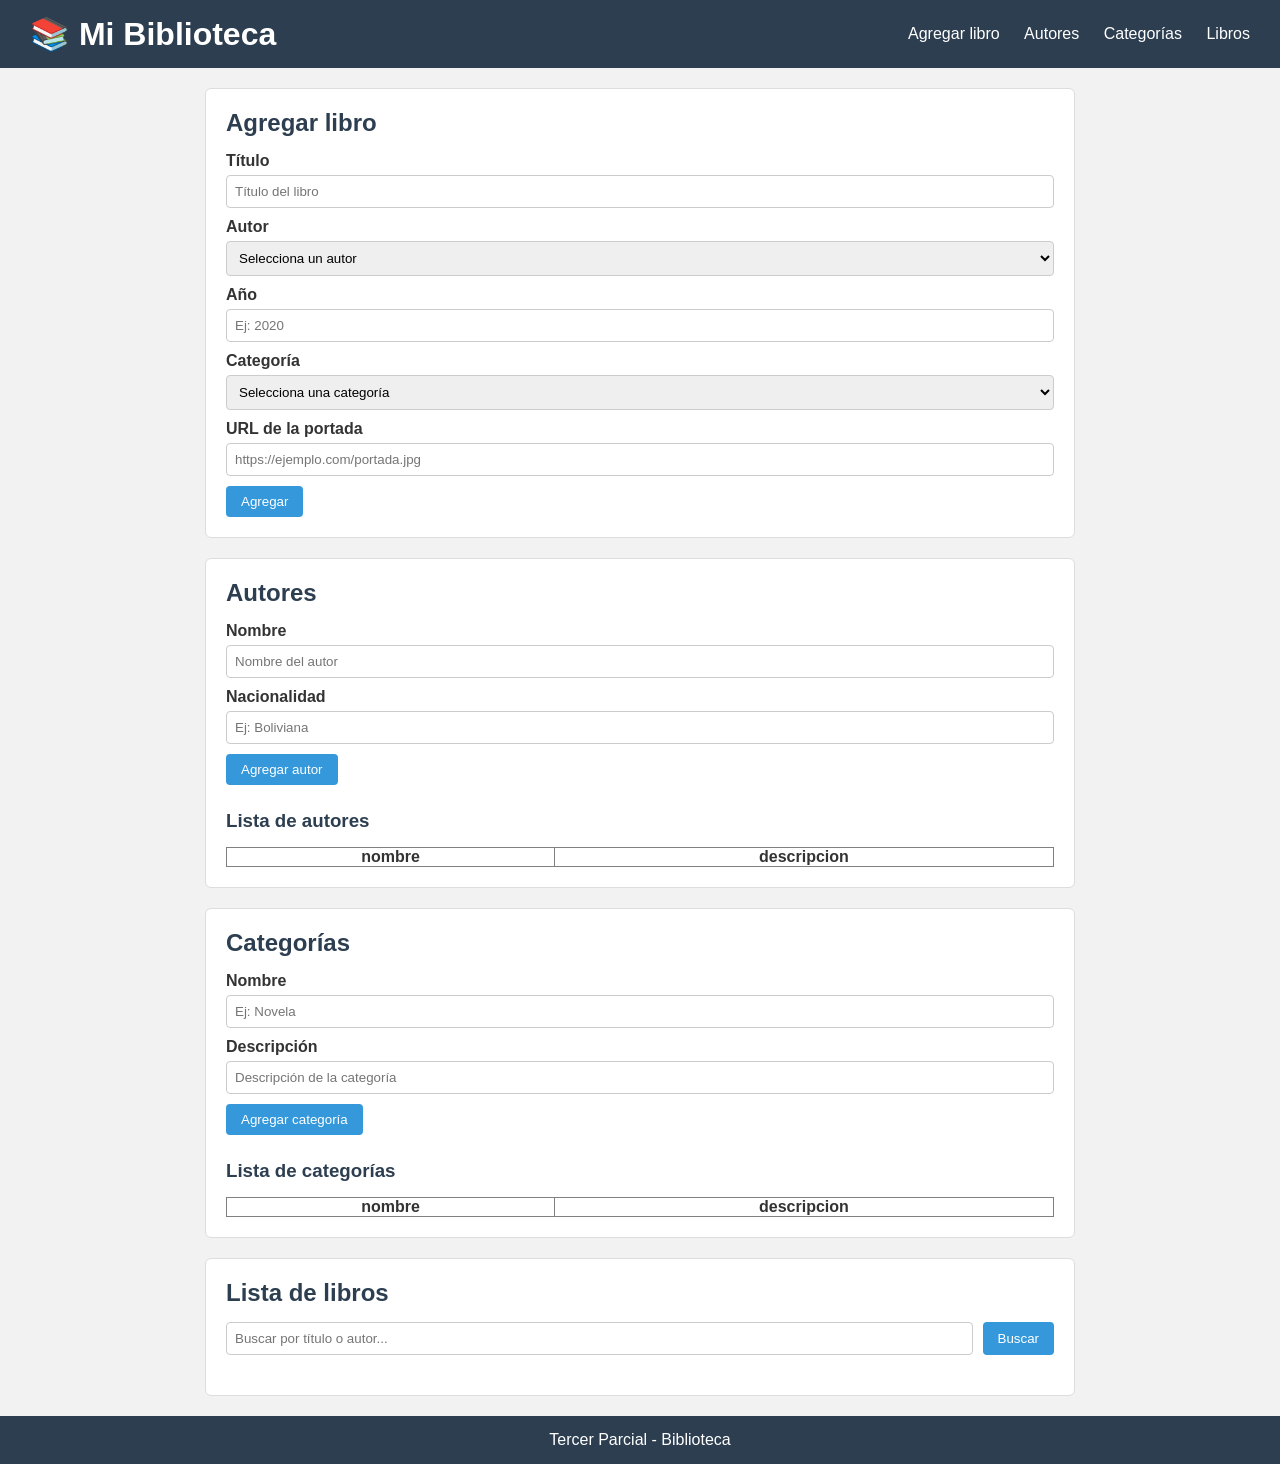
<file: ProyectoApiRest/index.html>
<!doctype html>
<html lang="es">
  <head>
    <meta charset="UTF-8" />
    <meta name="viewport" content="width=device-width, initial-scale=1.0" />
    <title>Biblioteca</title>
    <link rel="stylesheet" href="styles.css" />
  </head>
  <body>
    <header class="header">
      <h1>📚 Mi Biblioteca</h1>
      <nav>
        <a href="#agregar">Agregar libro</a>
        <a href="#autores">Autores</a>
        <a href="#categorias">Categorías</a>
        <a href="#libros">Libros</a>
      </nav>
    </header>

    <main class="contenedor">
      <section id="agregar" class="seccion">
        <h2>Agregar libro</h2>
        <form id="form-libro" class="form-agregar">
          <label for="titulo">Título</label>
          <input
            type="text"
            id="titulo"
            placeholder="Título del libro"
            required
          />

          <label for="autor">Autor</label>
          <select id="autor" required>
            <option value="">Selecciona un autor</option>
          </select>

          <label for="anio">Año</label>
          <input type="number" id="anio" placeholder="Ej: 2020" />

          <label for="categoria">Categoría</label>
          <select id="categoria" required>
            <option value="">Selecciona una categoría</option>
          </select>

          <label for="imagen">URL de la portada</label>
          <input
            type="url"
            id="imagen"
            placeholder="https://ejemplo.com/portada.jpg"
          />

          <button type="submit">Agregar</button>
        </form>
      </section>

      <section id="autores" class="seccion">
        <h2>Autores</h2>
        <form id="form-autor" class="form-agregar">
          <label for="autor-nombre">Nombre</label>
          <input
            type="text"
            id="autor-nombre"
            placeholder="Nombre del autor"
            required
          />

          <label for="autor-nacionalidad">Nacionalidad</label>
          <input
            type="text"
            id="autor-nacionalidad"
            placeholder="Ej: Boliviana"
          />

          <button id="CrearAutor" type="button">Agregar autor</button>
        </form>

        <h3 class="subtitulo">Lista de autores</h3>
        <table border="1">
          <thead>
            <tr>
              <th>nombre</th>
              <th>descripcion</th>
            </tr>
          </thead>
          <tbody id="lista-autores"></tbody>
        </table>
      </section>

      <section id="categorias" class="seccion">
        <h2>Categorías</h2>
        <form id="form-categoria" class="form-agregar">
          <label for="categoria-nombre">Nombre</label>
          <input
            type="text"
            id="categoria-nombre"
            placeholder="Ej: Novela"
            required
          />

          <label for="categoria-descripcion">Descripción</label>
          <input
            type="text"
            id="categoria-descripcion"
            placeholder="Descripción de la categoría"
          />

          <button id="crear-categoria" type="button">Agregar categoría</button>
        </form>

        <h3 class="subtitulo">Lista de categorías</h3>
        <table border="1">
          <thead>
            <tr>
              <th>nombre</th>
              <th>descripcion</th>
            </tr>
          </thead>
          <tbody id="lista-categorias"></tbody>
        </table>
      </section>

      <section id="libros" class="seccion">
        <h2>Lista de libros</h2>
        <form id="form-buscar" class="form-buscar">
          <input
            type="text"
            id="busqueda"
            placeholder="Buscar por título o autor..."
          />
          <button type="submit">Buscar</button>
        </form>

        <div id="lista-libros" class="lista-libros"></div>
      </section>
    </main>

    <footer class="footer">
      <p>Tercer Parcial - Biblioteca</p>
    </footer>

    <script src="script.js"></script>
  </body>
</html>
</file>
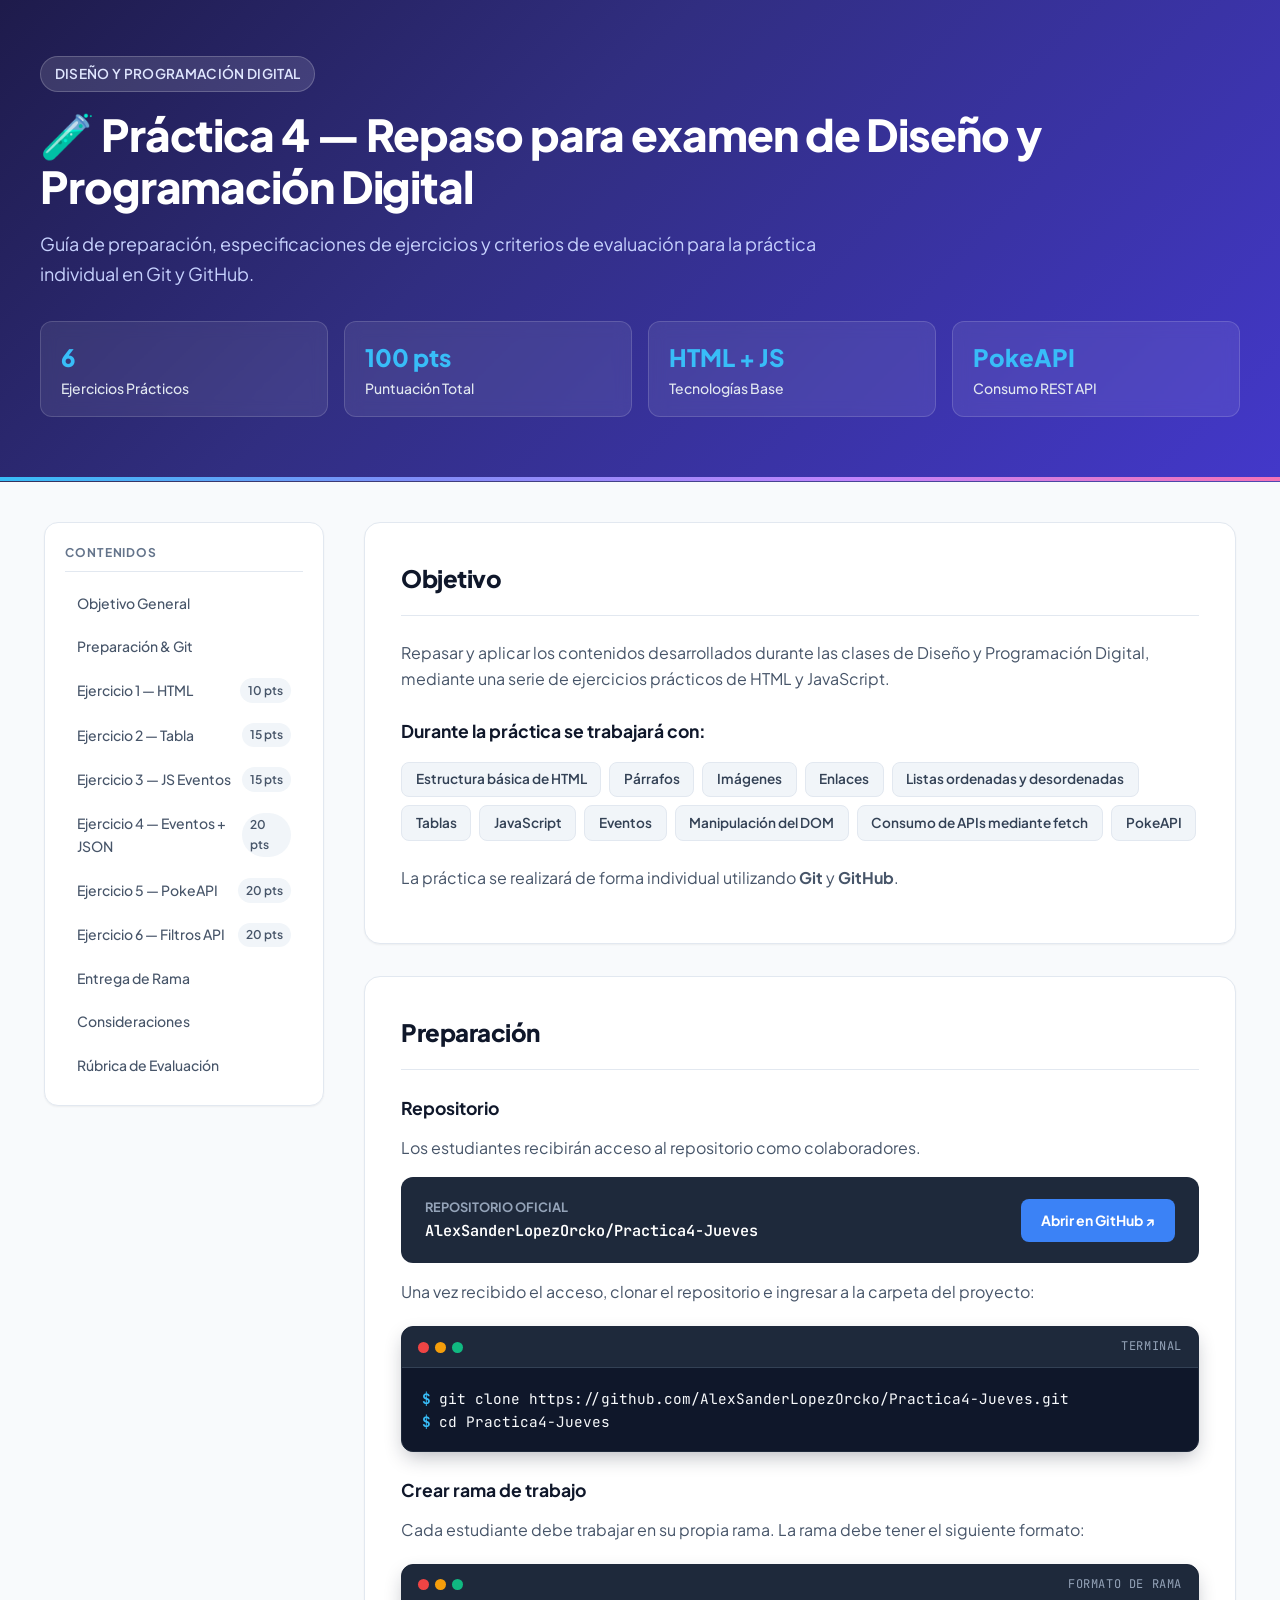
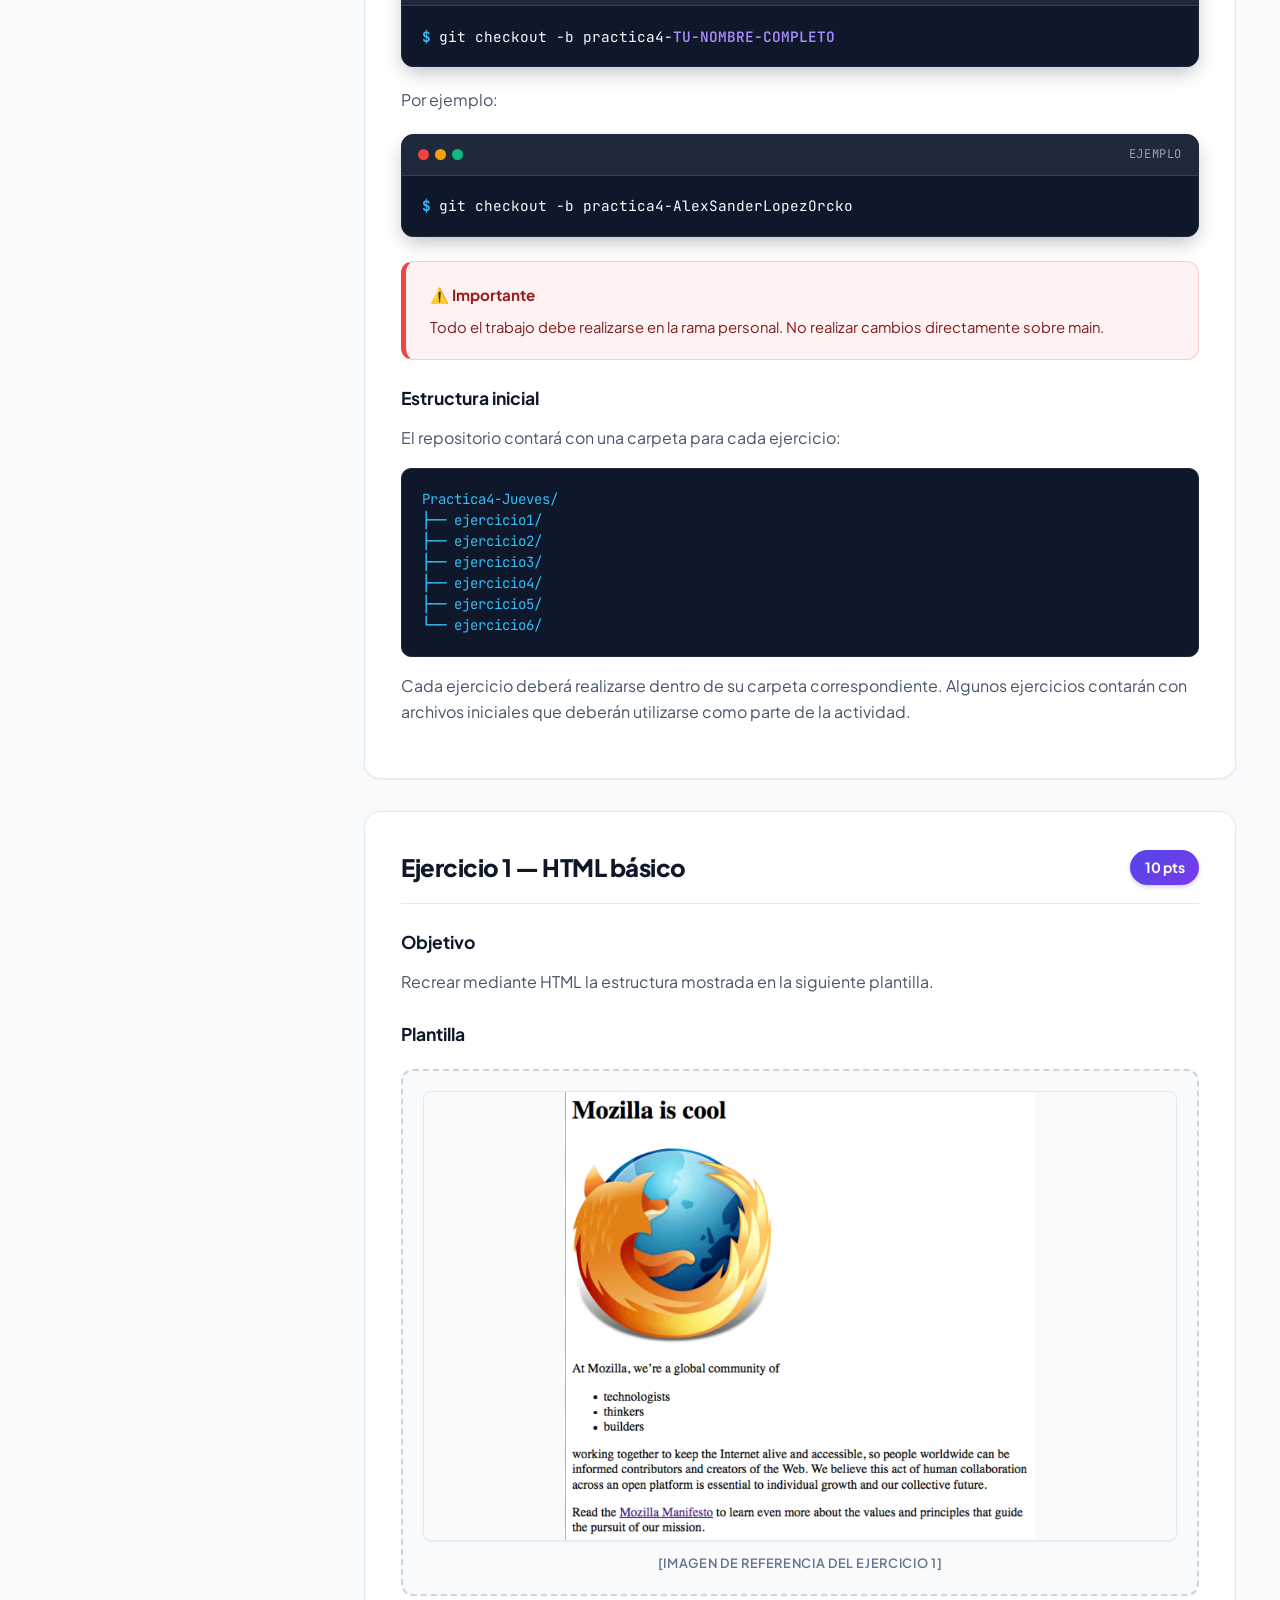
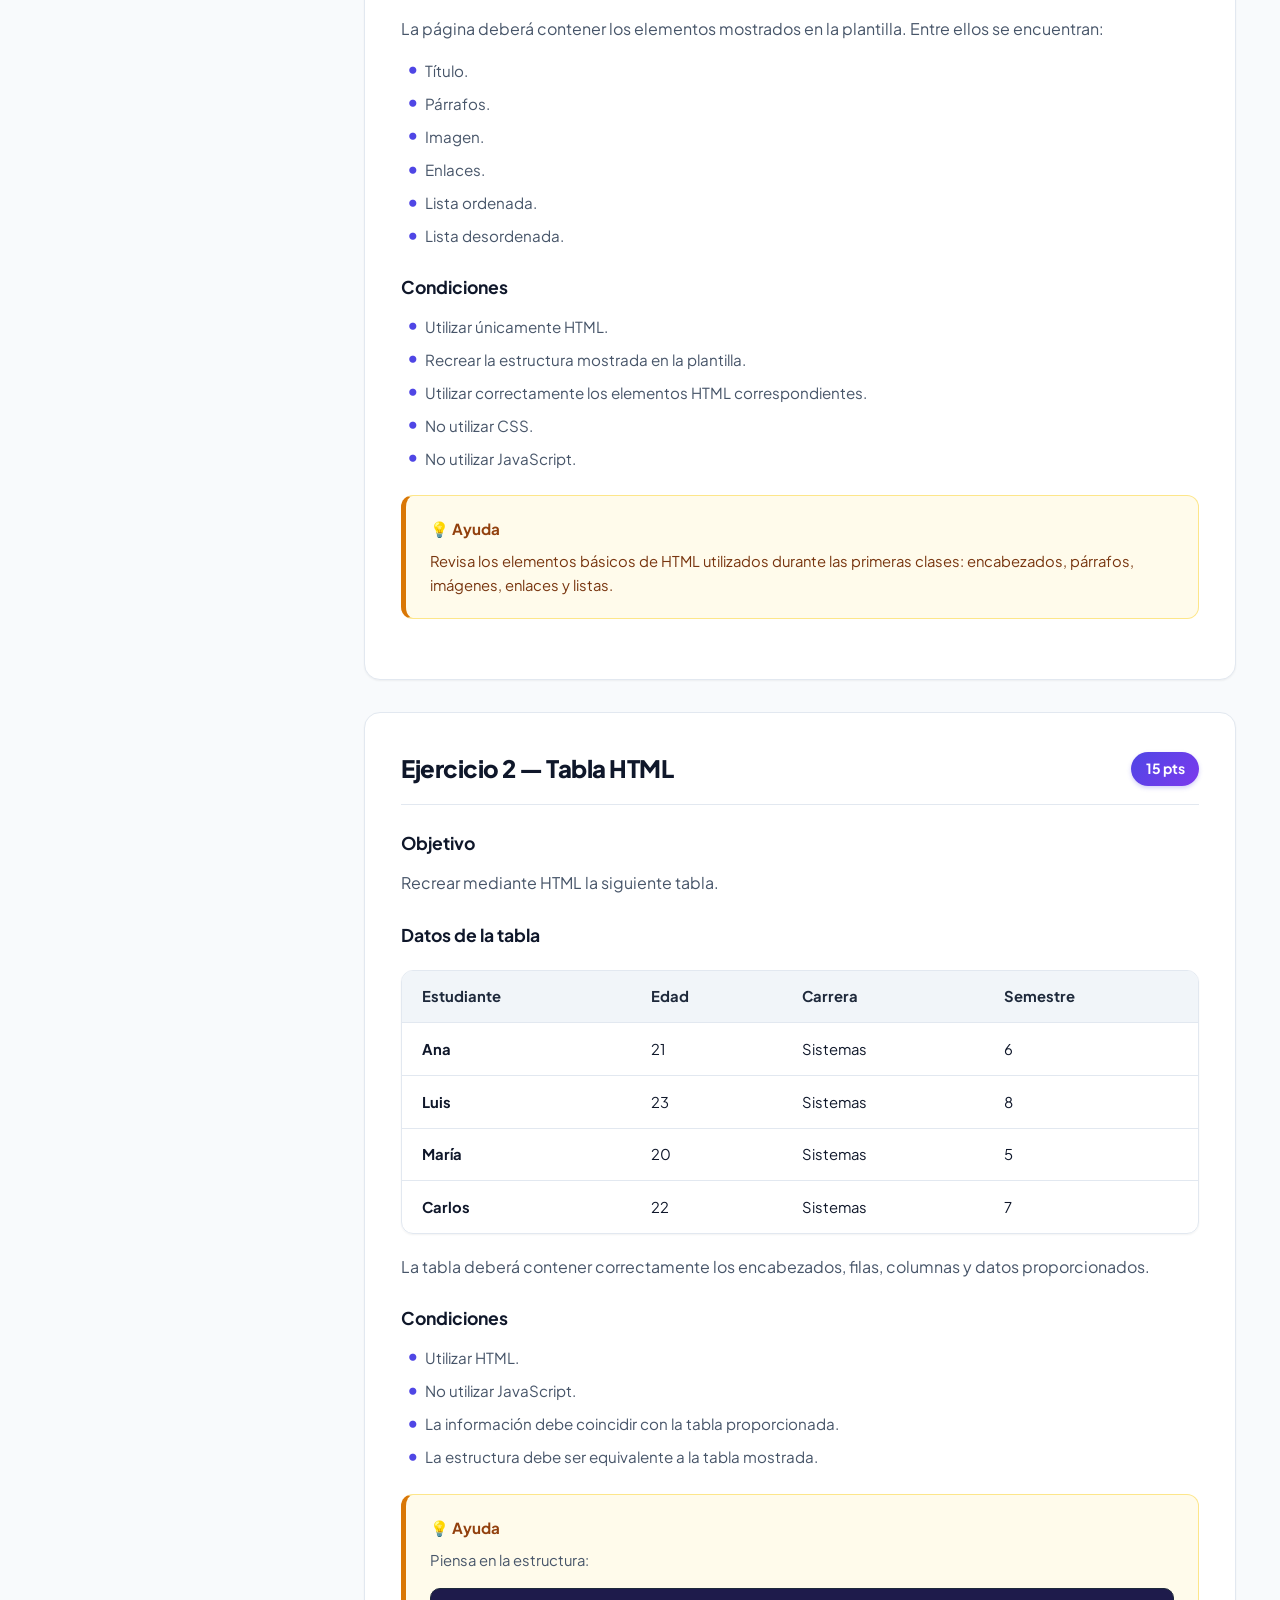
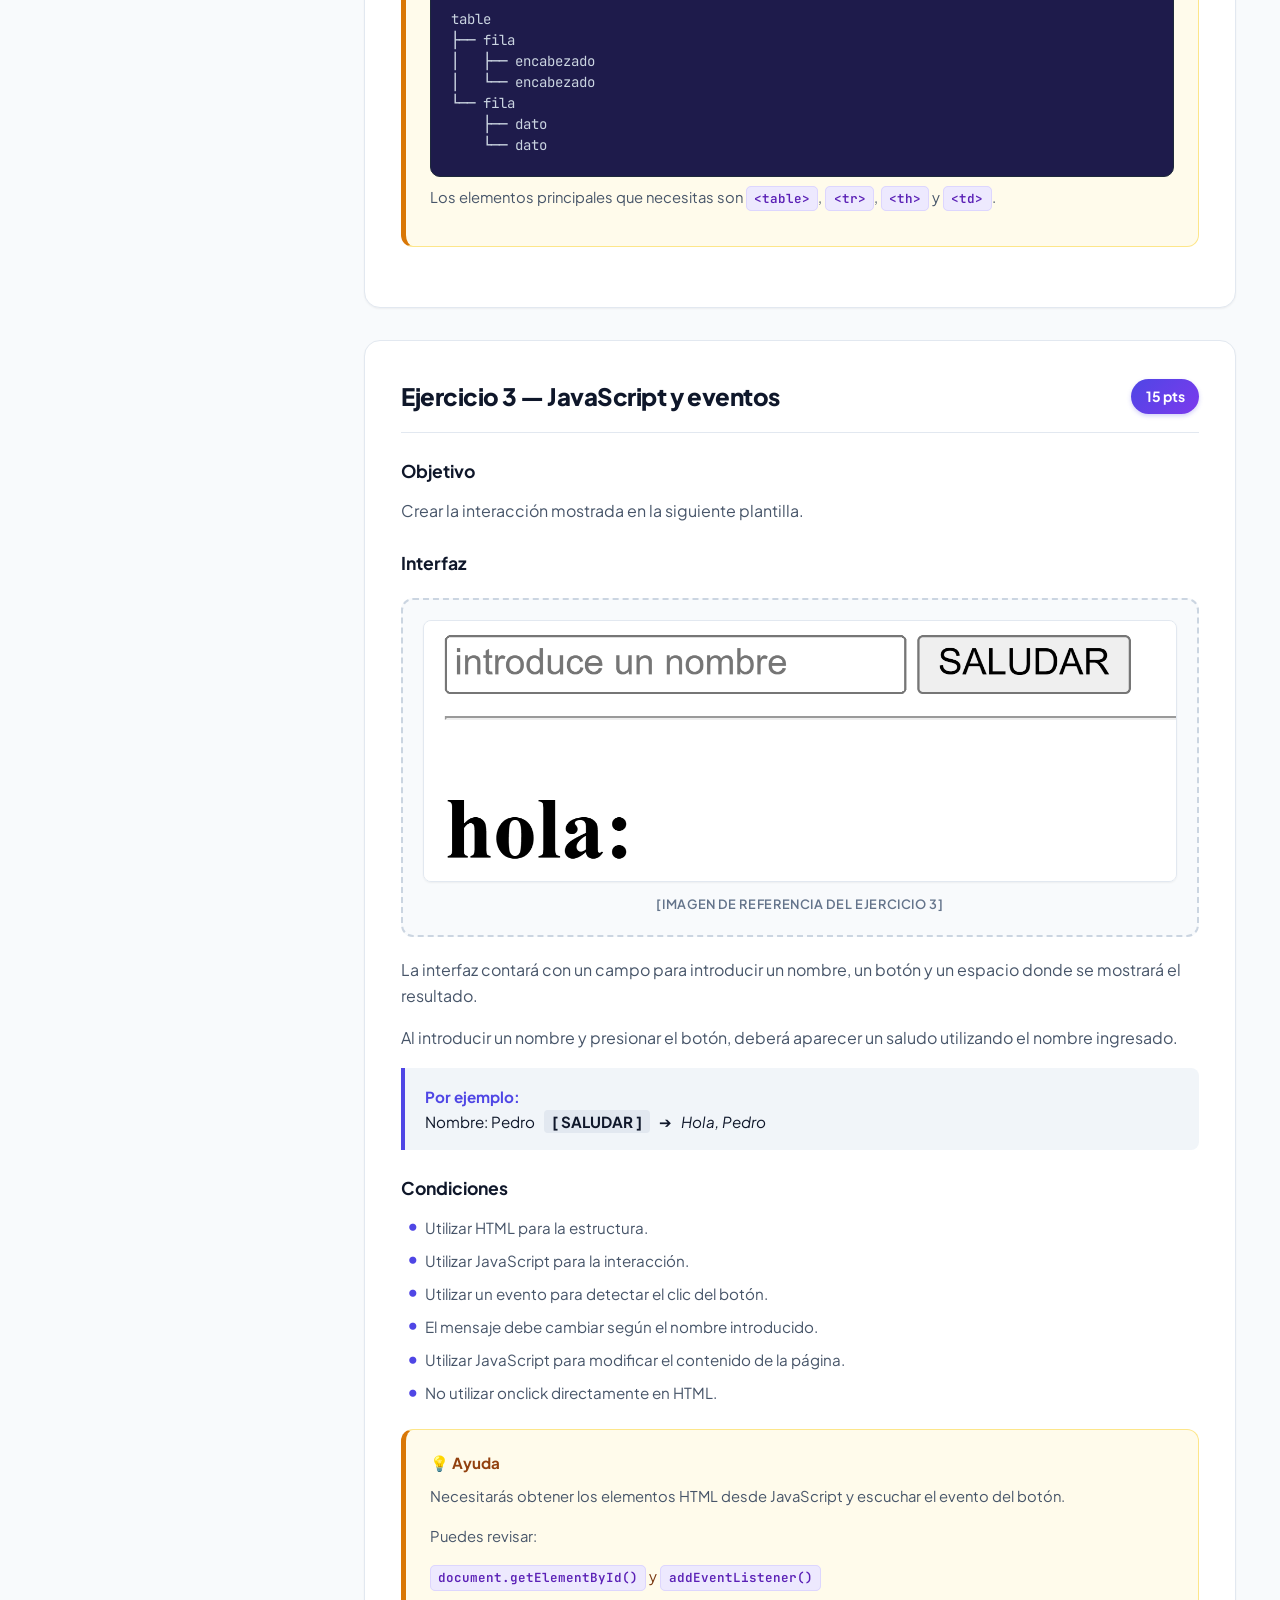
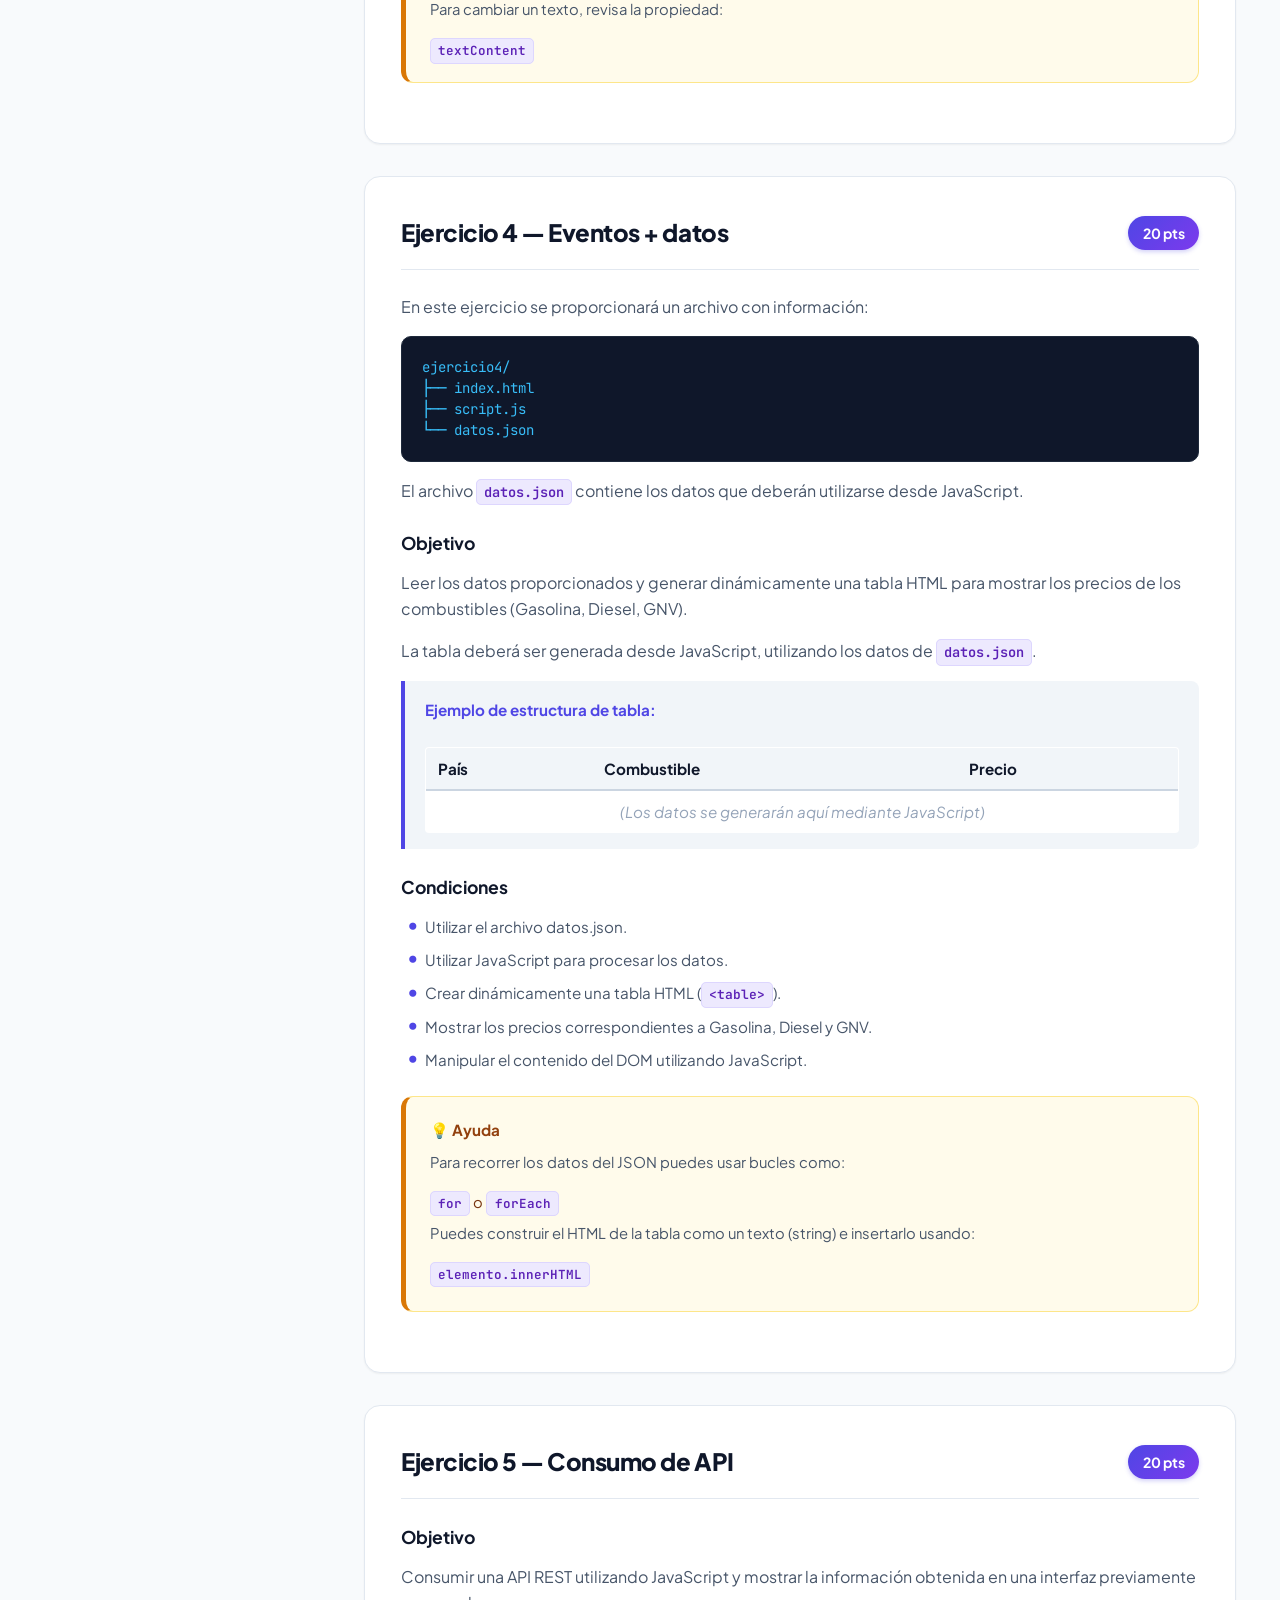
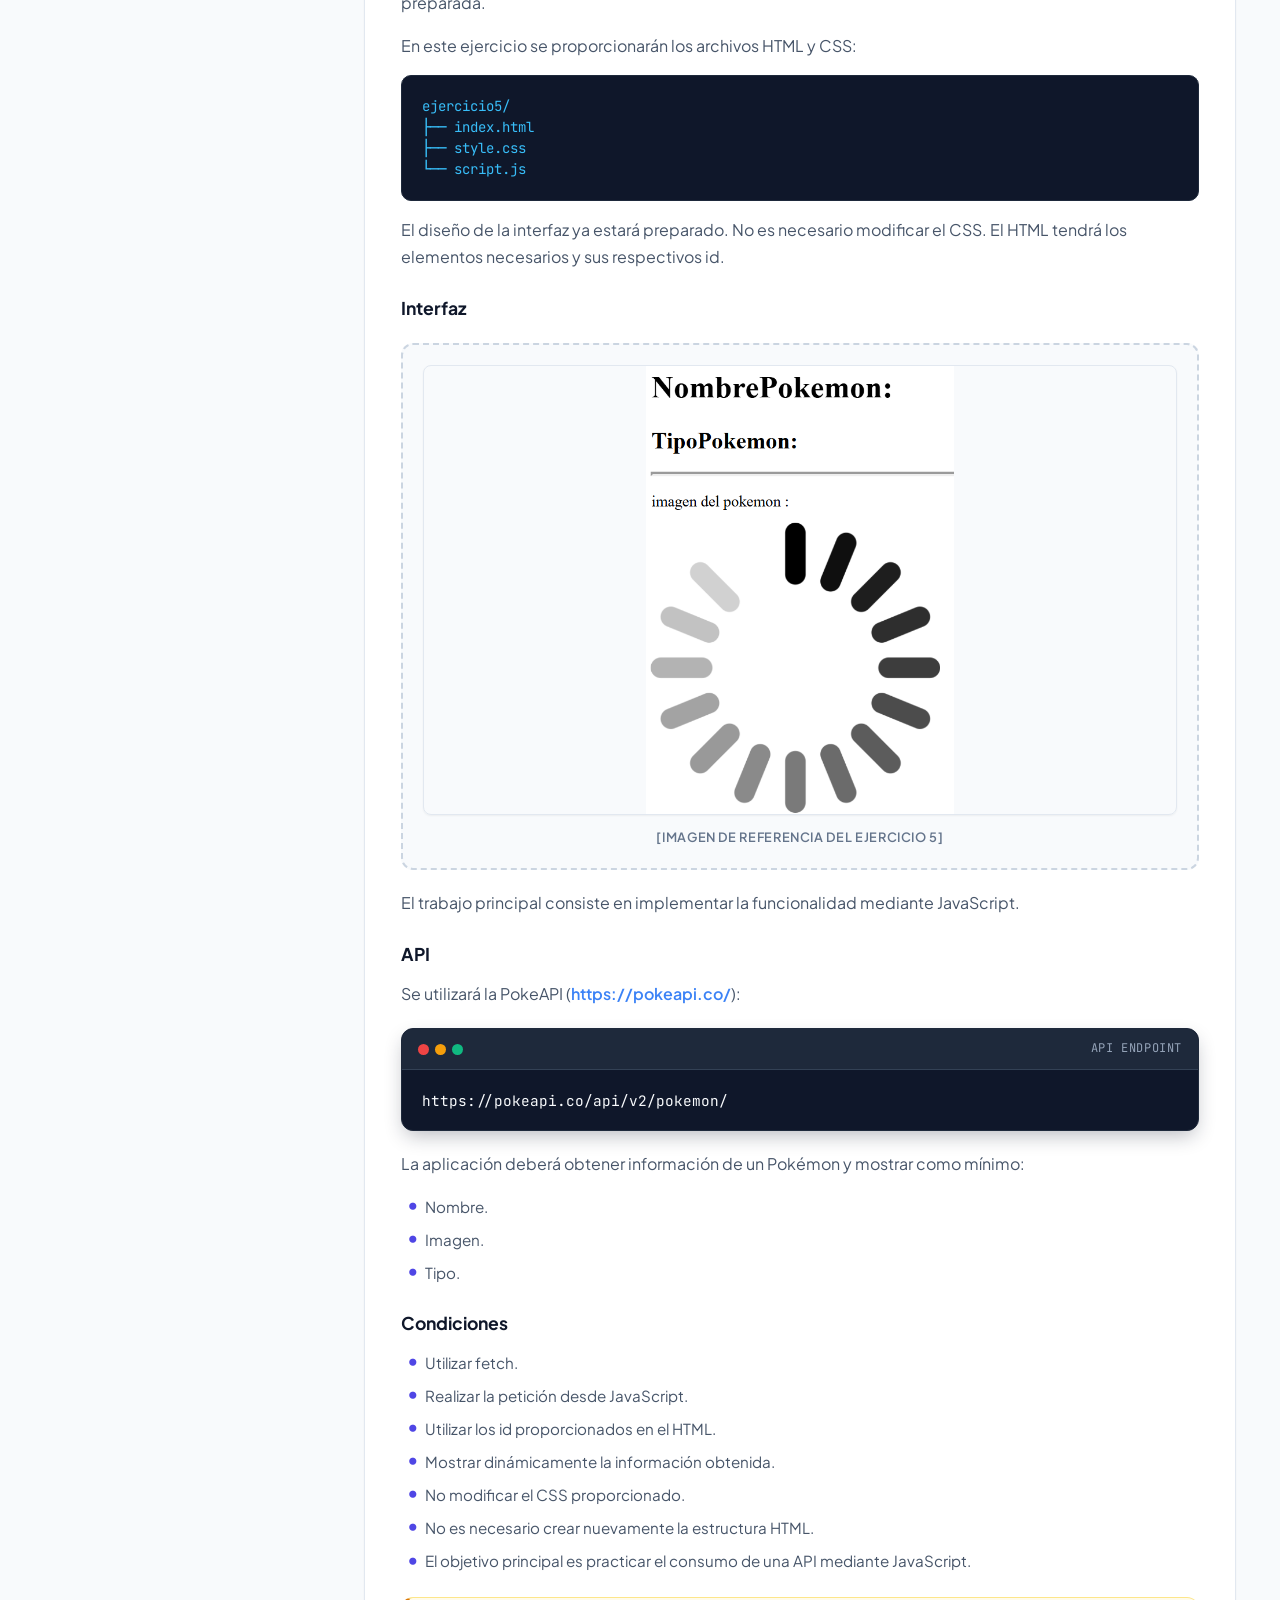
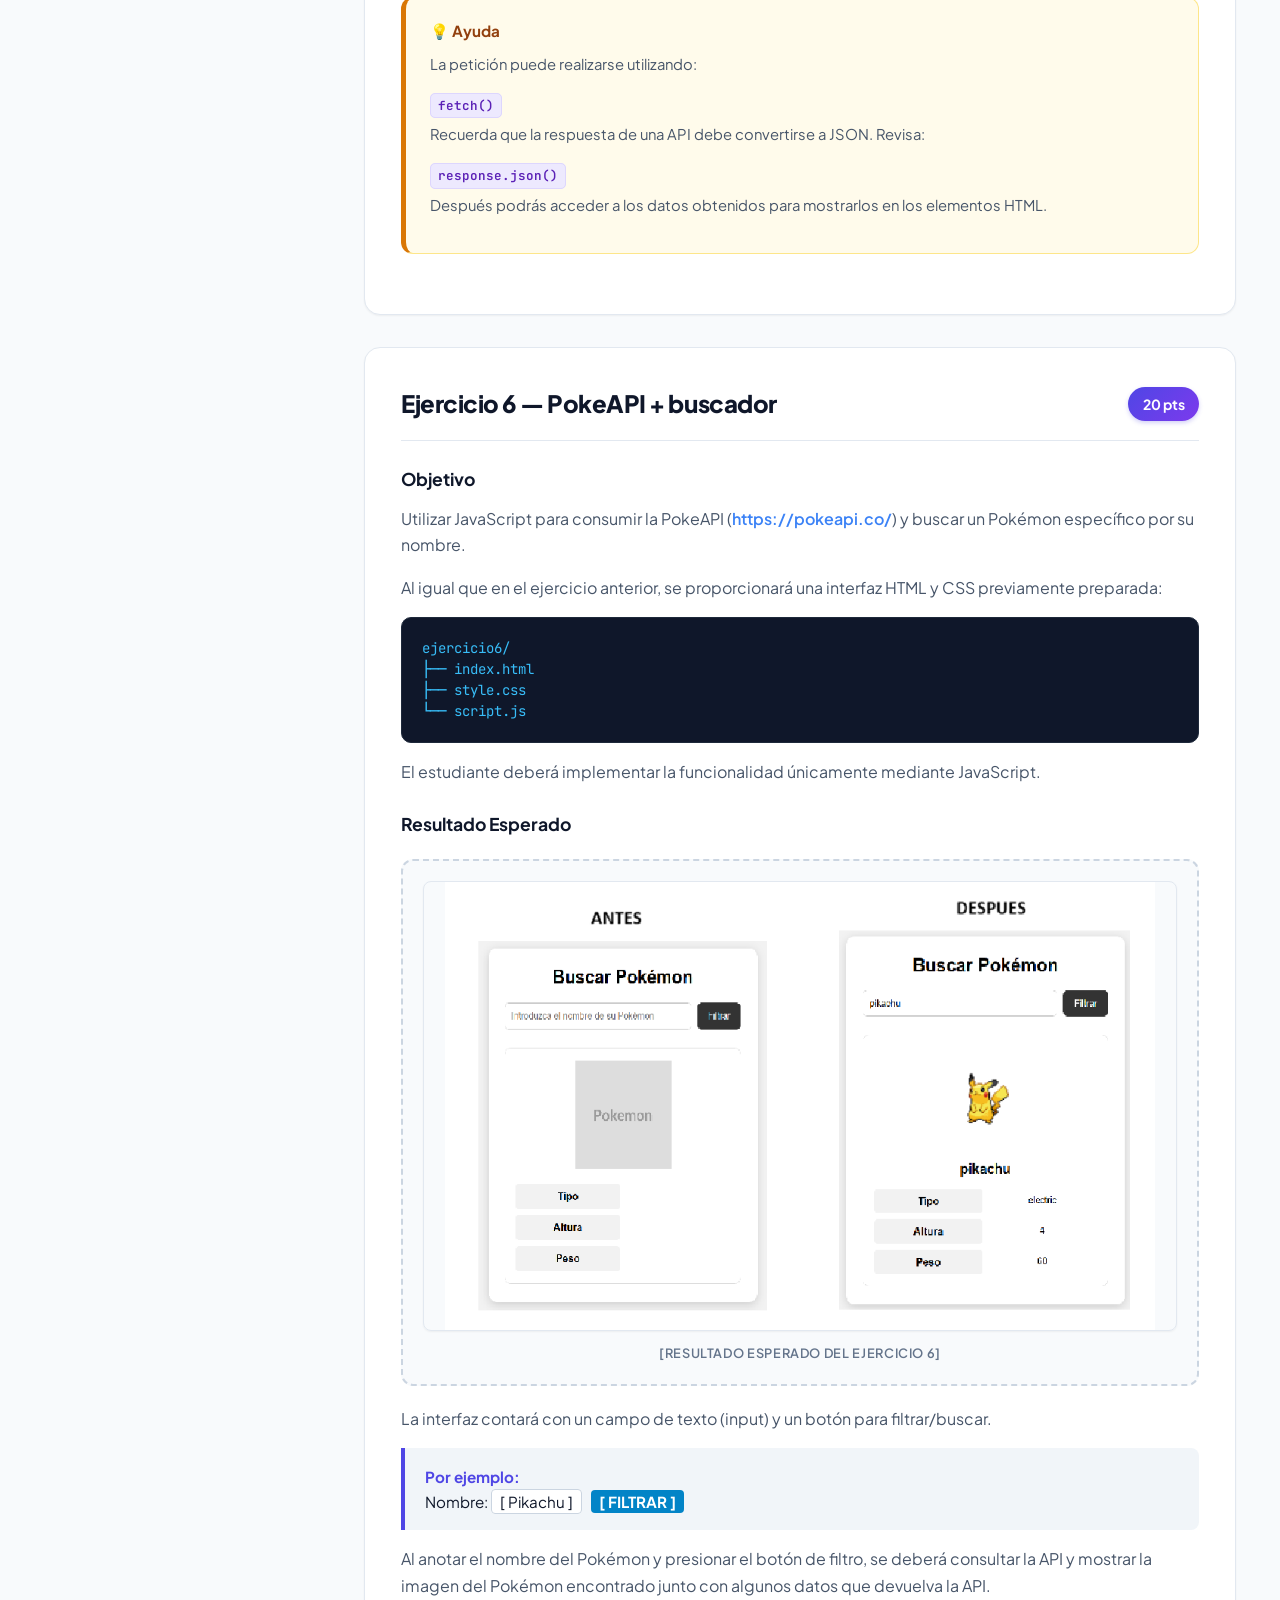
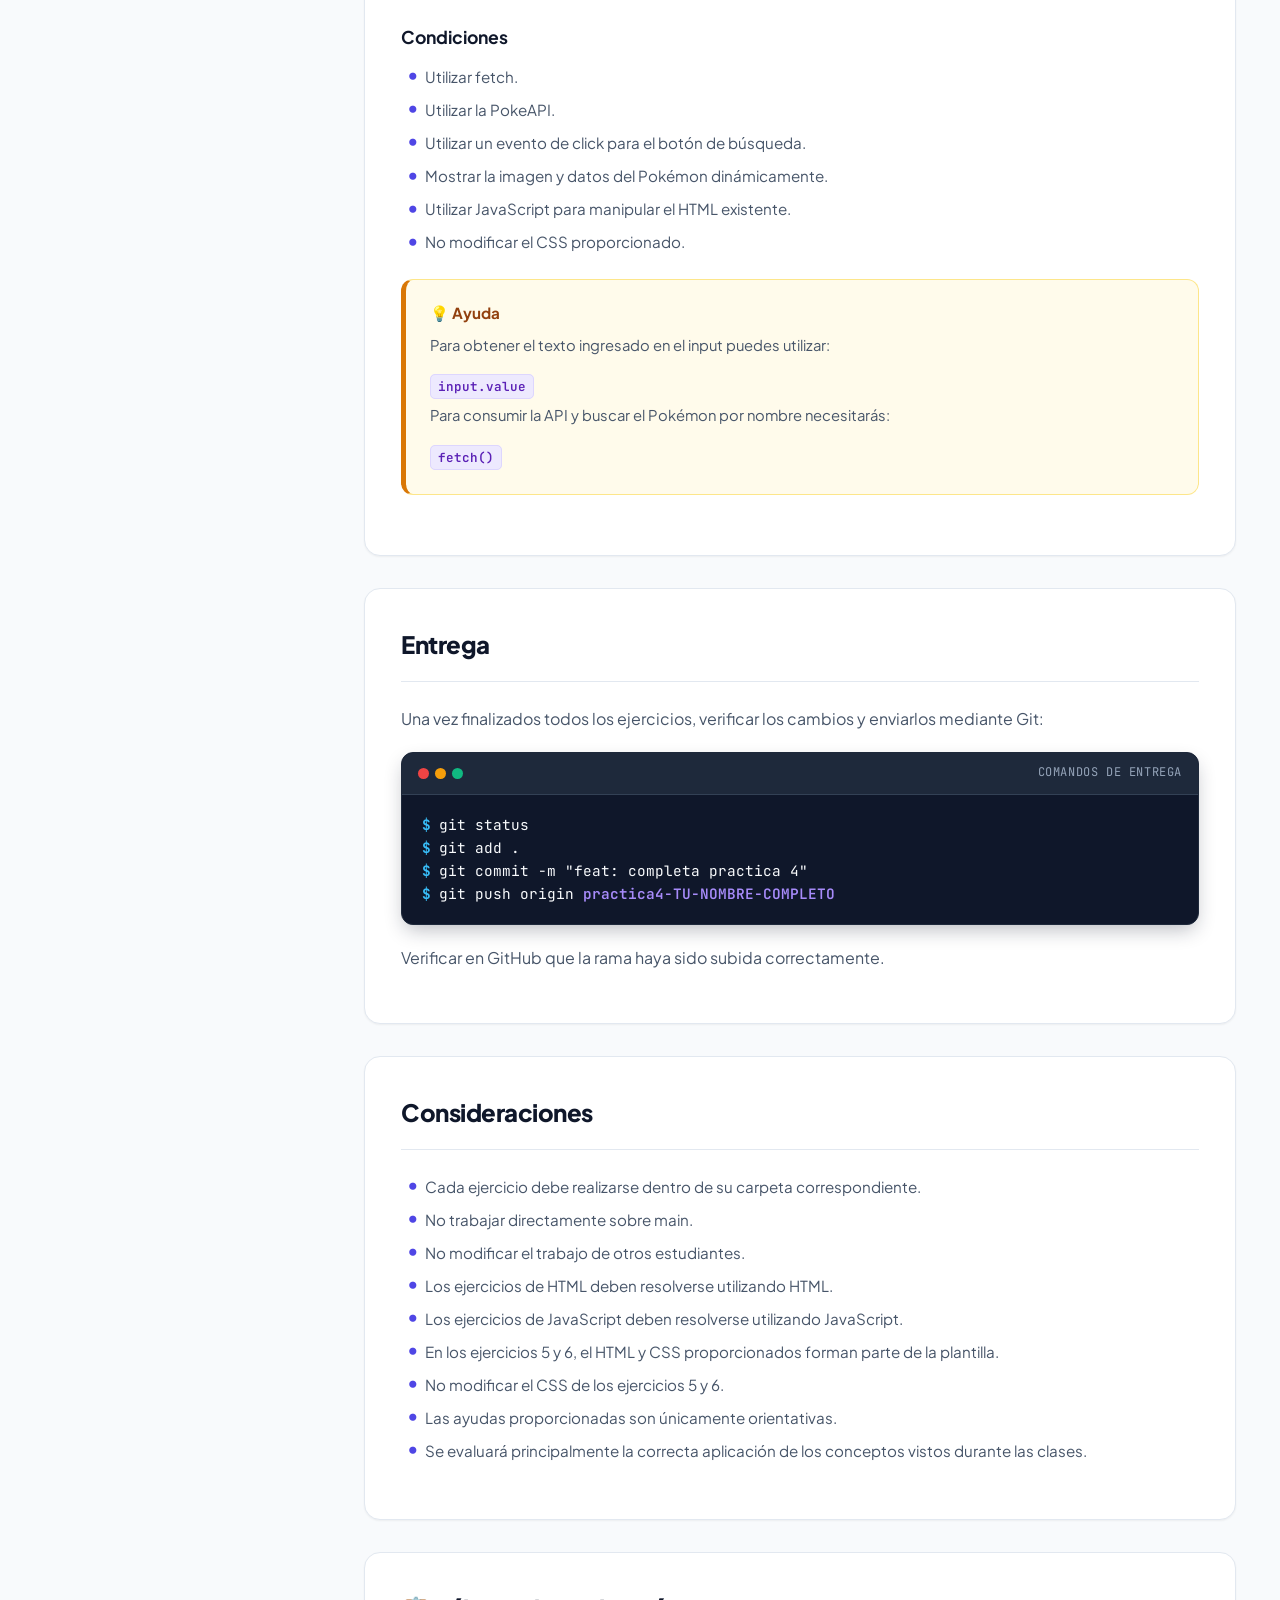
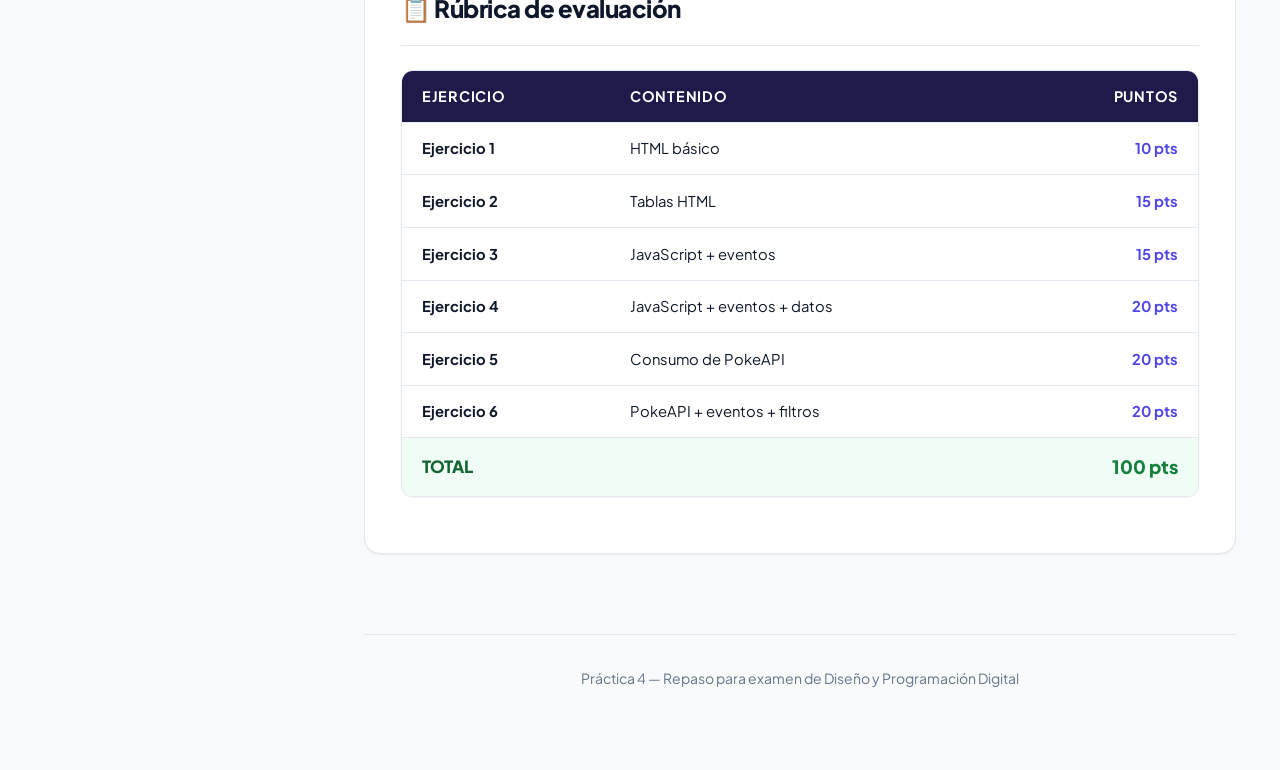
<file: practicas/PRACTICAN4/index.html>
<!DOCTYPE html>
<html lang="es">

<head>
  <meta charset="UTF-8">
  <meta name="viewport" content="width=device-width, initial-scale=1.0">
  <title>Práctica 4 — Repaso para examen de Diseño y Programación Digital</title>
  <link rel="preconnect" href="https://fonts.googleapis.com">
  <link rel="preconnect" href="https://fonts.gstatic.com" crossorigin>
  <link
    href="https://fonts.googleapis.com/css2?family=Plus+Jakarta+Sans:wght@400;500;600;700;800&family=JetBrains+Mono:wght@400;500;600;700&display=swap"
    rel="stylesheet">
  <style>
    :root {
      --primary: #4f46e5;
      --primary-light: #6366f1;
      --primary-subtle: #eef2ff;
      --primary-border: #c7d2fe;
      --text-main: #0f172a;
      --text-muted: #475569;
      --text-subtle: #64748b;
      --bg-body: #f8fafc;
      --bg-card: #ffffff;
      --bg-terminal: #0f172a;
      --border-color: #e2e8f0;
      --border-hover: #cbd5e1;
      --accent-emerald: #059669;
      --accent-emerald-bg: #ecfdf5;
      --accent-amber: #d97706;
      --accent-amber-bg: #fffbeb;
      --shadow-sm: 0 1px 2px 0 rgb(0 0 0 / 0.05);
      --shadow-md: 0 4px 6px -1px rgb(0 0 0 / 0.1), 0 2px 4px -2px rgb(0 0 0 / 0.1);
      --shadow-lg: 0 10px 15px -3px rgb(0 0 0 / 0.1), 0 4px 6px -4px rgb(0 0 0 / 0.1);
    }

    * {
      box-sizing: border-box;
      margin: 0;
      padding: 0;
    }

    html {
      scroll-behavior: smooth;
    }

    body {
      font-family: 'Plus Jakarta Sans', -apple-system, BlinkMacSystemFont, 'Segoe UI', Roboto, sans-serif;
      background-color: var(--bg-body);
      color: var(--text-main);
      line-height: 1.65;
      -webkit-font-smoothing: antialiased;
    }

    .top-header {
      background: linear-gradient(135deg, #1e1b4b 0%, #312e81 40%, #4338ca 100%);
      color: #ffffff;
      padding: 3.5rem 1.5rem 4rem;
      border-bottom: 1px solid rgba(255, 255, 255, 0.1);
      position: relative;
    }

    .top-header::after {
      content: '';
      position: absolute;
      bottom: 0;
      left: 0;
      right: 0;
      height: 4px;
      background: linear-gradient(90deg, #38bdf8, #818cf8, #c084fc, #f472b6);
    }

    .header-inner {
      max-width: 1200px;
      margin: 0 auto;
    }

    .badge-label {
      display: inline-flex;
      align-items: center;
      gap: 0.5rem;
      background: rgba(255, 255, 255, 0.12);
      border: 1px solid rgba(255, 255, 255, 0.2);
      color: #e0e7ff;
      padding: 0.35rem 0.85rem;
      border-radius: 9999px;
      font-size: 0.85rem;
      font-weight: 600;
      letter-spacing: 0.025em;
      text-transform: uppercase;
      margin-bottom: 1rem;
    }

    .main-title {
      font-size: clamp(1.85rem, 4vw, 2.75rem);
      font-weight: 800;
      letter-spacing: -0.025em;
      line-height: 1.2;
      margin-bottom: 1rem;
      color: #ffffff;
    }

    .header-desc {
      font-size: 1.125rem;
      color: #c7d2fe;
      max-width: 800px;
      margin-bottom: 2rem;
    }

    .stat-cards-grid {
      display: grid;
      grid-template-columns: repeat(auto-fit, minmax(200px, 1fr));
      gap: 1rem;
      margin-top: 1.5rem;
    }

    .stat-card {
      background: rgba(255, 255, 255, 0.08);
      backdrop-filter: blur(8px);
      border: 1px solid rgba(255, 255, 255, 0.15);
      border-radius: 12px;
      padding: 1rem 1.25rem;
    }

    .stat-card .stat-value {
      font-size: 1.5rem;
      font-weight: 800;
      color: #38bdf8;
    }

    .stat-card .stat-text {
      font-size: 0.875rem;
      color: #e2e8f0;
      font-weight: 500;
    }

    .layout-wrapper {
      max-width: 1240px;
      margin: 0 auto;
      padding: 2.5rem 1.5rem 5rem;
      display: grid;
      grid-template-columns: 280px 1fr;
      gap: 2.5rem;
      align-items: start;
    }

    @media (max-width: 992px) {
      .layout-wrapper {
        grid-template-columns: 1fr;
      }

      .sidebar {
        display: none;
      }
    }

    .sidebar {
      position: sticky;
      top: 2rem;
      background: var(--bg-card);
      border: 1px solid var(--border-color);
      border-radius: 14px;
      padding: 1.25rem;
      box-shadow: var(--shadow-sm);
    }

    .sidebar-title {
      font-size: 0.75rem;
      text-transform: uppercase;
      letter-spacing: 0.075em;
      color: var(--text-subtle);
      font-weight: 700;
      margin-bottom: 0.75rem;
      padding-bottom: 0.5rem;
      border-bottom: 1px solid var(--border-color);
    }

    .sidebar-nav {
      list-style: none;
      display: flex;
      flex-direction: column;
      gap: 0.25rem;
    }

    .sidebar-link {
      display: flex;
      align-items: center;
      justify-content: space-between;
      padding: 0.5rem 0.75rem;
      border-radius: 8px;
      color: var(--text-muted);
      text-decoration: none;
      font-size: 0.875rem;
      font-weight: 500;
      transition: all 0.15s ease;
    }

    .sidebar-link:hover {
      background: var(--primary-subtle);
      color: var(--primary);
    }

    .sidebar-points {
      background: #f1f5f9;
      color: #475569;
      font-size: 0.75rem;
      padding: 0.15rem 0.5rem;
      border-radius: 9999px;
      font-weight: 600;
    }

    .content-area {
      display: flex;
      flex-direction: column;
      gap: 2rem;
    }

    .card-section {
      background: var(--bg-card);
      border: 1px solid var(--border-color);
      border-radius: 16px;
      padding: 2.25rem;
      box-shadow: var(--shadow-sm);
      transition: border-color 0.2s ease, box-shadow 0.2s ease;
    }

    .card-section:hover {
      border-color: var(--border-hover);
      box-shadow: var(--shadow-md);
    }

    .section-header {
      display: flex;
      align-items: center;
      justify-content: space-between;
      flex-wrap: wrap;
      gap: 1rem;
      margin-bottom: 1.5rem;
      padding-bottom: 1rem;
      border-bottom: 1px solid var(--border-color);
    }

    .section-title {
      font-size: 1.5rem;
      font-weight: 800;
      color: var(--text-main);
      display: flex;
      align-items: center;
      gap: 0.65rem;
      letter-spacing: -0.02em;
    }

    .points-badge {
      display: inline-flex;
      align-items: center;
      background: linear-gradient(135deg, #4f46e5 0%, #7c3aed 100%);
      color: #ffffff;
      padding: 0.35rem 0.9rem;
      border-radius: 9999px;
      font-size: 0.875rem;
      font-weight: 700;
      box-shadow: 0 2px 4px rgba(79, 70, 229, 0.25);
    }

    .subheading {
      font-size: 1.1rem;
      font-weight: 700;
      color: var(--text-main);
      margin: 1.5rem 0 0.75rem;
      display: flex;
      align-items: center;
      gap: 0.5rem;
    }

    p {
      color: var(--text-muted);
      margin-bottom: 1rem;
    }

    .styled-list {
      list-style: none;
      display: flex;
      flex-direction: column;
      gap: 0.5rem;
      margin-bottom: 1.25rem;
    }

    .styled-list li {
      position: relative;
      padding-left: 1.5rem;
      color: var(--text-muted);
      font-size: 0.95rem;
    }

    .styled-list li::before {
      content: '•';
      position: absolute;
      left: 0.35rem;
      top: -0.05rem;
      color: var(--primary);
      font-size: 1.35rem;
      line-height: 1;
    }

    .pill-grid {
      display: flex;
      flex-wrap: wrap;
      gap: 0.5rem;
      margin: 1rem 0 1.5rem;
    }

    .pill-item {
      background: #f1f5f9;
      border: 1px solid var(--border-color);
      color: #334155;
      font-size: 0.85rem;
      font-weight: 600;
      padding: 0.35rem 0.85rem;
      border-radius: 8px;
    }

    .terminal-box {
      background: var(--bg-terminal);
      border-radius: 12px;
      border: 1px solid #1e293b;
      overflow: hidden;
      margin: 1.25rem 0;
      box-shadow: 0 8px 20px -4px rgba(15, 23, 42, 0.3);
    }

    .terminal-header {
      background: #1e293b;
      padding: 0.65rem 1rem;
      display: flex;
      align-items: center;
      justify-content: space-between;
      border-bottom: 1px solid #334155;
    }

    .terminal-dots {
      display: flex;
      gap: 6px;
    }

    .dot {
      width: 11px;
      height: 11px;
      border-radius: 50%;
    }

    .dot-red {
      background-color: #ef4444;
    }

    .dot-yellow {
      background-color: #f59e0b;
    }

    .dot-green {
      background-color: #10b981;
    }

    .terminal-title {
      font-family: 'JetBrains Mono', monospace;
      font-size: 0.75rem;
      color: #94a3b8;
      text-transform: uppercase;
      letter-spacing: 0.05em;
    }

    .terminal-body {
      padding: 1.15rem 1.25rem;
      font-family: 'JetBrains Mono', monospace;
      font-size: 0.9rem;
      color: #f8fafc;
      overflow-x: auto;
      line-height: 1.6;
    }

    .cmd-line {
      display: block;
      color: #f8fafc;
      word-break: break-all;
    }

    .cmd-prompt {
      color: #38bdf8;
      font-weight: 700;
      user-select: none;
      margin-right: 0.5rem;
    }

    .cmd-highlight {
      color: #a78bfa;
      font-weight: 600;
    }

    .cmd-comment {
      color: #64748b;
    }

    .tree-box {
      background: #0f172a;
      border-radius: 10px;
      border: 1px solid #1e293b;
      padding: 1.25rem;
      font-family: 'JetBrains Mono', monospace;
      font-size: 0.875rem;
      color: #38bdf8;
      white-space: pre;
      overflow-x: auto;
      line-height: 1.5;
      margin: 1rem 0;
    }

    .image-preview-card {
      background: #f8fafc;
      border: 2px dashed #cbd5e1;
      border-radius: 12px;
      padding: 1.25rem;
      margin: 1.25rem 0;
      display: flex;
      flex-direction: column;
      align-items: center;
      gap: 0.75rem;
    }

    .preview-image {
      width: 100%;
      max-height: 450px;
      object-fit: contain;
      border-radius: 8px;
      border: 1px solid #e2e8f0;
      box-shadow: var(--shadow-sm);
    }

    .image-tag {
      font-size: 0.8rem;
      font-weight: 600;
      color: #64748b;
      text-transform: uppercase;
      letter-spacing: 0.05em;
      display: inline-flex;
      align-items: center;
      gap: 0.35rem;
    }

    .alert-callout {
      border-radius: 12px;
      padding: 1.25rem 1.5rem;
      margin: 1.5rem 0;
      display: flex;
      flex-direction: column;
      gap: 0.5rem;
    }

    .alert-help {
      background: var(--accent-amber-bg);
      border: 1px solid #fde68a;
      border-left: 5px solid var(--accent-amber);
    }

    .alert-help-title {
      font-weight: 700;
      color: #92400e;
      display: flex;
      align-items: center;
      gap: 0.5rem;
      font-size: 0.95rem;
    }

    .alert-help-content {
      color: #78350f;
      font-size: 0.925rem;
    }

    .alert-danger {
      background: #fef2f2;
      border: 1px solid #fecaca;
      border-left: 5px solid #ef4444;
    }

    .alert-danger-title {
      font-weight: 700;
      color: #991b1b;
      display: flex;
      align-items: center;
      gap: 0.5rem;
      font-size: 0.95rem;
    }

    .alert-danger-content {
      color: #7f1d1d;
      font-size: 0.925rem;
    }

    .styled-table-container {
      overflow-x: auto;
      border-radius: 12px;
      border: 1px solid var(--border-color);
      margin: 1.25rem 0;
      box-shadow: var(--shadow-sm);
    }

    .data-table {
      width: 100%;
      border-collapse: collapse;
      text-align: left;
      font-size: 0.925rem;
    }

    .data-table thead {
      background: #f1f5f9;
      color: #1e293b;
      font-weight: 700;
    }

    .data-table th,
    .data-table td {
      padding: 0.85rem 1.25rem;
      border-bottom: 1px solid var(--border-color);
    }

    .data-table tbody tr:hover {
      background: #f8fafc;
    }

    .data-table tbody tr:last-child td {
      border-bottom: none;
    }

    .rubric-table th {
      background: #1e1b4b;
      color: #ffffff;
      font-size: 0.9rem;
      text-transform: uppercase;
      letter-spacing: 0.05em;
    }

    .rubric-table tr.total-row {
      background: #f0fdf4;
      font-weight: 800;
      font-size: 1.05rem;
      color: #166534;
    }

    .code-chip {
      font-family: 'JetBrains Mono', monospace;
      font-size: 0.85em;
      background: #ede9fe;
      color: #5b21b6;
      padding: 0.2rem 0.45rem;
      border-radius: 5px;
      border: 1px solid #ddd6fe;
      font-weight: 600;
    }

    .example-preview-box {
      background: #f1f5f9;
      border-left: 4px solid var(--primary);
      border-radius: 0 8px 8px 0;
      padding: 1rem 1.25rem;
      margin: 1rem 0;
      font-size: 0.95rem;
      color: var(--text-main);
    }

    .example-preview-box strong {
      color: var(--primary);
    }

    .repo-banner {
      display: flex;
      align-items: center;
      justify-content: space-between;
      flex-wrap: wrap;
      gap: 1rem;
      background: #1e293b;
      color: #ffffff;
      padding: 1.25rem 1.5rem;
      border-radius: 12px;
      margin: 1rem 0;
    }

    .repo-link-btn {
      display: inline-flex;
      align-items: center;
      gap: 0.5rem;
      background: #3b82f6;
      color: #ffffff;
      text-decoration: none;
      font-weight: 700;
      font-size: 0.875rem;
      padding: 0.6rem 1.25rem;
      border-radius: 8px;
      transition: background 0.15s ease;
    }

    .repo-link-btn:hover {
      background: #2563eb;
    }

    .footer-note {
      text-align: center;
      color: var(--text-subtle);
      font-size: 0.875rem;
      margin-top: 3rem;
      padding-top: 2rem;
      border-top: 1px solid var(--border-color);
    }
  </style>
</head>

<body>

  <header class="top-header">
    <div class="header-inner">
      <div class="badge-label">Diseño y Programación Digital</div>
      <h1 class="main-title">🧪 Práctica 4 — Repaso para examen de Diseño y Programación Digital</h1>
      <p class="header-desc">
        Guía de preparación, especificaciones de ejercicios y criterios de evaluación para la práctica individual en Git
        y GitHub.
      </p>

      <div class="stat-cards-grid">
        <div class="stat-card">
          <div class="stat-value">6</div>
          <div class="stat-text">Ejercicios Prácticos</div>
        </div>
        <div class="stat-card">
          <div class="stat-value">100 pts</div>
          <div class="stat-text">Puntuación Total</div>
        </div>
        <div class="stat-card">
          <div class="stat-value">HTML + JS</div>
          <div class="stat-text">Tecnologías Base</div>
        </div>
        <div class="stat-card">
          <div class="stat-value">PokeAPI</div>
          <div class="stat-text">Consumo REST API</div>
        </div>
      </div>
    </div>
  </header>

  <div class="layout-wrapper">
    <aside class="sidebar">
      <div class="sidebar-title">Contenidos</div>
      <nav>
        <ul class="sidebar-nav">
          <li><a href="#objetivo" class="sidebar-link">Objetivo General</a></li>
          <li><a href="#preparacion" class="sidebar-link">Preparación & Git</a></li>
          <li><a href="#ejercicio-1" class="sidebar-link"><span>Ejercicio 1 — HTML</span> <span
                class="sidebar-points">10 pts</span></a></li>
          <li><a href="#ejercicio-2" class="sidebar-link"><span>Ejercicio 2 — Tabla</span> <span
                class="sidebar-points">15 pts</span></a></li>
          <li><a href="#ejercicio-3" class="sidebar-link"><span>Ejercicio 3 — JS Eventos</span> <span
                class="sidebar-points">15 pts</span></a></li>
          <li><a href="#ejercicio-4" class="sidebar-link"><span>Ejercicio 4 — Eventos + JSON</span> <span
                class="sidebar-points">20 pts</span></a></li>
          <li><a href="#ejercicio-5" class="sidebar-link"><span>Ejercicio 5 — PokeAPI</span> <span
                class="sidebar-points">20 pts</span></a></li>
          <li><a href="#ejercicio-6" class="sidebar-link"><span>Ejercicio 6 — Filtros API</span> <span
                class="sidebar-points">20 pts</span></a></li>
          <li><a href="#entrega" class="sidebar-link">Entrega de Rama</a></li>
          <li><a href="#consideraciones" class="sidebar-link">Consideraciones</a></li>
          <li><a href="#rubrica" class="sidebar-link">Rúbrica de Evaluación</a></li>
        </ul>
      </nav>
    </aside>

    <main class="content-area">

      <section id="objetivo" class="card-section">
        <div class="section-header">
          <h2 class="section-title">Objetivo</h2>
        </div>
        <p>
          Repasar y aplicar los contenidos desarrollados durante las clases de Diseño y Programación Digital, mediante
          una serie de ejercicios prácticos de HTML y JavaScript.
        </p>
        <h3 class="subheading">Durante la práctica se trabajará con:</h3>
        <div class="pill-grid">
          <span class="pill-item">Estructura básica de HTML</span>
          <span class="pill-item">Párrafos</span>
          <span class="pill-item">Imágenes</span>
          <span class="pill-item">Enlaces</span>
          <span class="pill-item">Listas ordenadas y desordenadas</span>
          <span class="pill-item">Tablas</span>
          <span class="pill-item">JavaScript</span>
          <span class="pill-item">Eventos</span>
          <span class="pill-item">Manipulación del DOM</span>
          <span class="pill-item">Consumo de APIs mediante fetch</span>
          <span class="pill-item">PokeAPI</span>
        </div>
        <p>
          La práctica se realizará de forma individual utilizando <strong>Git</strong> y <strong>GitHub</strong>.
        </p>
      </section>

      <section id="preparacion" class="card-section">
        <div class="section-header">
          <h2 class="section-title">Preparación</h2>
        </div>

        <h3 class="subheading">Repositorio</h3>
        <p>Los estudiantes recibirán acceso al repositorio como colaboradores.</p>

        <div class="repo-banner">
          <div>
            <div style="font-size: 0.8rem; color: #94a3b8; text-transform: uppercase; font-weight: 700;">Repositorio
              Oficial</div>
            <div style="font-family: 'JetBrains Mono', monospace; font-size: 0.95rem; font-weight: 600;">
              AlexSanderLopezOrcko/Practica4-Jueves</div>
          </div>
          <a href="https://github.com/AlexSanderLopezOrcko/Practica4-Jueves" target="_blank" rel="noopener noreferrer"
            class="repo-link-btn">
            Abrir en GitHub ↗
          </a>
        </div>

        <p>Una vez recibido el acceso, clonar el repositorio e ingresar a la carpeta del proyecto:</p>
        <div class="terminal-box">
          <div class="terminal-header">
            <div class="terminal-dots">
              <span class="dot dot-red"></span>
              <span class="dot dot-yellow"></span>
              <span class="dot dot-green"></span>
            </div>
            <span class="terminal-title">Terminal</span>
          </div>
          <div class="terminal-body">
            <span class="cmd-line"><span class="cmd-prompt">$</span>git clone
              https://github.com/AlexSanderLopezOrcko/Practica4-Jueves.git</span>
            <span class="cmd-line"><span class="cmd-prompt">$</span>cd Practica4-Jueves</span>
          </div>
        </div>

        <h3 class="subheading">Crear rama de trabajo</h3>
        <p>Cada estudiante debe trabajar en su propia rama. La rama debe tener el siguiente formato:</p>

        <div class="terminal-box">
          <div class="terminal-header">
            <div class="terminal-dots">
              <span class="dot dot-red"></span>
              <span class="dot dot-yellow"></span>
              <span class="dot dot-green"></span>
            </div>
            <span class="terminal-title">Formato de rama</span>
          </div>
          <div class="terminal-body">
            <span class="cmd-line"><span class="cmd-prompt">$</span>git checkout -b practica4-<span
                class="cmd-highlight">TU-NOMBRE-COMPLETO</span></span>
          </div>
        </div>

        <p>Por ejemplo:</p>
        <div class="terminal-box">
          <div class="terminal-header">
            <div class="terminal-dots">
              <span class="dot dot-red"></span>
              <span class="dot dot-yellow"></span>
              <span class="dot dot-green"></span>
            </div>
            <span class="terminal-title">Ejemplo</span>
          </div>
          <div class="terminal-body">
            <span class="cmd-line"><span class="cmd-prompt">$</span>git checkout -b
              practica4-AlexSanderLopezOrcko</span>
          </div>
        </div>

        <div class="alert-callout alert-danger">
          <div class="alert-danger-title">⚠️ Importante</div>
          <div class="alert-danger-content">
            Todo el trabajo debe realizarse en la rama personal. No realizar cambios directamente sobre main.
          </div>
        </div>

        <h3 class="subheading">Estructura inicial</h3>
        <p>El repositorio contará con una carpeta para cada ejercicio:</p>

        <pre class="tree-box">Practica4-Jueves/
├── ejercicio1/
├── ejercicio2/
├── ejercicio3/
├── ejercicio4/
├── ejercicio5/
└── ejercicio6/</pre>

        <p>
          Cada ejercicio deberá realizarse dentro de su carpeta correspondiente. Algunos ejercicios contarán con
          archivos iniciales que deberán utilizarse como parte de la actividad.
        </p>
      </section>

      <section id="ejercicio-1" class="card-section">
        <div class="section-header">
          <h2 class="section-title">Ejercicio 1 — HTML básico</h2>
          <span class="points-badge">10 pts</span>
        </div>

        <h3 class="subheading">Objetivo</h3>
        <p>Recrear mediante HTML la estructura mostrada en la siguiente plantilla.</p>

        <h3 class="subheading">Plantilla</h3>
        <div class="image-preview-card">
          <img src="./assets/ejercicio1.png" alt="Plantilla de referencia del Ejercicio 1" class="preview-image">
          <span class="image-tag">[IMAGEN DE REFERENCIA DEL EJERCICIO 1]</span>
        </div>

        <p>La página deberá contener los elementos mostrados en la plantilla. Entre ellos se encuentran:</p>
        <ul class="styled-list">
          <li>Título.</li>
          <li>Párrafos.</li>
          <li>Imagen.</li>
          <li>Enlaces.</li>
          <li>Lista ordenada.</li>
          <li>Lista desordenada.</li>
        </ul>

        <h3 class="subheading">Condiciones</h3>
        <ul class="styled-list">
          <li>Utilizar únicamente HTML.</li>
          <li>Recrear la estructura mostrada en la plantilla.</li>
          <li>Utilizar correctamente los elementos HTML correspondientes.</li>
          <li>No utilizar CSS.</li>
          <li>No utilizar JavaScript.</li>
        </ul>

        <div class="alert-callout alert-help">
          <div class="alert-help-title">💡 Ayuda</div>
          <div class="alert-help-content">
            Revisa los elementos básicos de HTML utilizados durante las primeras clases: encabezados, párrafos,
            imágenes, enlaces y listas.
          </div>
        </div>
      </section>

      <section id="ejercicio-2" class="card-section">
        <div class="section-header">
          <h2 class="section-title">Ejercicio 2 — Tabla HTML</h2>
          <span class="points-badge">15 pts</span>
        </div>

        <h3 class="subheading">Objetivo</h3>
        <p>Recrear mediante HTML la siguiente tabla.</p>

        <h3 class="subheading">Datos de la tabla</h3>
        <div class="styled-table-container">
          <table class="data-table">
            <thead>
              <tr>
                <th>Estudiante</th>
                <th>Edad</th>
                <th>Carrera</th>
                <th>Semestre</th>
              </tr>
            </thead>
            <tbody>
              <tr>
                <td><strong>Ana</strong></td>
                <td>21</td>
                <td>Sistemas</td>
                <td>6</td>
              </tr>
              <tr>
                <td><strong>Luis</strong></td>
                <td>23</td>
                <td>Sistemas</td>
                <td>8</td>
              </tr>
              <tr>
                <td><strong>María</strong></td>
                <td>20</td>
                <td>Sistemas</td>
                <td>5</td>
              </tr>
              <tr>
                <td><strong>Carlos</strong></td>
                <td>22</td>
                <td>Sistemas</td>
                <td>7</td>
              </tr>
            </tbody>
          </table>
        </div>

        <p>La tabla deberá contener correctamente los encabezados, filas, columnas y datos proporcionados.</p>

        <h3 class="subheading">Condiciones</h3>
        <ul class="styled-list">
          <li>Utilizar HTML.</li>
          <li>No utilizar JavaScript.</li>
          <li>La información debe coincidir con la tabla proporcionada.</li>
          <li>La estructura debe ser equivalente a la tabla mostrada.</li>
        </ul>

        <div class="alert-callout alert-help">
          <div class="alert-help-title">💡 Ayuda</div>
          <div class="alert-help-content">
            <p>Piensa en la estructura:</p>
            <pre class="tree-box" style="margin: 0.5rem 0; background: #1e1b4b; color: #cbd5e1;">table
├── fila
│   ├── encabezado
│   └── encabezado
└── fila
    ├── dato
    └── dato</pre>
            <p style="margin-top: 0.5rem;">
              Los elementos principales que necesitas son <span class="code-chip">&lt;table&gt;</span>, <span
                class="code-chip">&lt;tr&gt;</span>, <span class="code-chip">&lt;th&gt;</span> y <span
                class="code-chip">&lt;td&gt;</span>.
            </p>
          </div>
        </div>
      </section>

      <section id="ejercicio-3" class="card-section">
        <div class="section-header">
          <h2 class="section-title">Ejercicio 3 — JavaScript y eventos</h2>
          <span class="points-badge">15 pts</span>
        </div>

        <h3 class="subheading">Objetivo</h3>
        <p>Crear la interacción mostrada en la siguiente plantilla.</p>

        <h3 class="subheading">Interfaz</h3>
        <div class="image-preview-card">
          <img src="./assets/ejercicio3.png" alt="Plantilla de referencia del Ejercicio 3" class="preview-image">
          <span class="image-tag">[IMAGEN DE REFERENCIA DEL EJERCICIO 3]</span>
        </div>

        <p>
          La interfaz contará con un campo para introducir un nombre, un botón y un espacio donde se mostrará el
          resultado.
        </p>
        <p>
          Al introducir un nombre y presionar el botón, deberá aparecer un saludo utilizando el nombre ingresado.
        </p>

        <div class="example-preview-box">
          <strong>Por ejemplo:</strong><br>
          Nombre: Pedro &nbsp; <span
            style="background: #e2e8f0; padding: 2px 8px; border-radius: 4px; font-weight: bold;">[ SALUDAR ]</span>
          &nbsp; ➔ &nbsp; <em>Hola, Pedro</em>
        </div>

        <h3 class="subheading">Condiciones</h3>
        <ul class="styled-list">
          <li>Utilizar HTML para la estructura.</li>
          <li>Utilizar JavaScript para la interacción.</li>
          <li>Utilizar un evento para detectar el clic del botón.</li>
          <li>El mensaje debe cambiar según el nombre introducido.</li>
          <li>Utilizar JavaScript para modificar el contenido de la página.</li>
          <li>No utilizar onclick directamente en HTML.</li>
        </ul>

        <div class="alert-callout alert-help">
          <div class="alert-help-title">💡 Ayuda</div>
          <div class="alert-help-content">
            <p>Necesitarás obtener los elementos HTML desde JavaScript y escuchar el evento del botón.</p>
            <p>Puedes revisar:</p>
            <div style="margin: 0.5rem 0;">
              <span class="code-chip">document.getElementById()</span> y <span
                class="code-chip">addEventListener()</span>
            </div>
            <p>Para cambiar un texto, revisa la propiedad:</p>
            <div style="margin-top: 0.25rem;">
              <span class="code-chip">textContent</span>
            </div>
          </div>
        </div>
      </section>

      <section id="ejercicio-4" class="card-section">
        <div class="section-header">
          <h2 class="section-title">Ejercicio 4 — Eventos + datos</h2>
          <span class="points-badge">20 pts</span>
        </div>

        <p>En este ejercicio se proporcionará un archivo con información:</p>
        <pre class="tree-box">ejercicio4/
├── index.html
├── script.js
└── datos.json</pre>
        <p>
          El archivo <span class="code-chip">datos.json</span> contiene los datos que deberán utilizarse desde
          JavaScript.
        </p>

        <h3 class="subheading">Objetivo</h3>
        <p>Leer los datos proporcionados y generar dinámicamente una tabla HTML para mostrar los precios de los
          combustibles (Gasolina, Diesel, GNV).</p>

        <p>
          La tabla deberá ser generada desde JavaScript, utilizando los datos de <span
            class="code-chip">datos.json</span>.
        </p>

        <div class="example-preview-box">
          <strong>Ejemplo de estructura de tabla:</strong><br><br>
          <table
            style="width: 100%; border-collapse: collapse; text-align: left; background: #ffffff; border-radius: 4px; overflow: hidden; border: 1px solid #cbd5e1;">
            <thead style="background: #f1f5f9;">
              <tr style="border-bottom: 2px solid #cbd5e1;">
                <th style="padding: 8px 12px;">País</th>
                <th style="padding: 8px 12px;">Combustible</th>
                <th style="padding: 8px 12px;">Precio</th>
              </tr>
            </thead>
            <tbody>
              <tr>
                <td colspan="3" style="padding: 8px 12px; text-align: center; color: #94a3b8; font-style: italic;">
                  (Los datos se generarán aquí mediante JavaScript)
                </td>
              </tr>
            </tbody>
          </table>
        </div>

        <h3 class="subheading">Condiciones</h3>
        <ul class="styled-list">
          <li>Utilizar el archivo datos.json.</li>
          <li>Utilizar JavaScript para procesar los datos.</li>
          <li>Crear dinámicamente una tabla HTML (<span class="code-chip">&lt;table&gt;</span>).</li>
          <li>Mostrar los precios correspondientes a Gasolina, Diesel y GNV.</li>
          <li>Manipular el contenido del DOM utilizando JavaScript.</li>
        </ul>

        <div class="alert-callout alert-help">
          <div class="alert-help-title">💡 Ayuda</div>
          <div class="alert-help-content">
            <p>Para recorrer los datos del JSON puedes usar bucles como:</p>
            <div style="margin: 0.35rem 0;"><span class="code-chip">for</span> o <span class="code-chip">forEach</span>
            </div>
            <p>Puedes construir el HTML de la tabla como un texto (string) e insertarlo usando:</p>
            <div style="margin: 0.35rem 0;"><span class="code-chip">elemento.innerHTML</span></div>
          </div>
        </div>
      </section>

      <section id="ejercicio-5" class="card-section">
        <div class="section-header">
          <h2 class="section-title">Ejercicio 5 — Consumo de API</h2>
          <span class="points-badge">20 pts</span>
        </div>

        <h3 class="subheading">Objetivo</h3>
        <p>Consumir una API REST utilizando JavaScript y mostrar la información obtenida en una interfaz previamente
          preparada.</p>

        <p>En este ejercicio se proporcionarán los archivos HTML y CSS:</p>
        <pre class="tree-box">ejercicio5/
├── index.html
├── style.css
└── script.js</pre>
        <p>
          El diseño de la interfaz ya estará preparado. No es necesario modificar el CSS. El HTML tendrá los elementos
          necesarios y sus respectivos id.
        </p>

        <h3 class="subheading">Interfaz</h3>
        <div class="image-preview-card">
          <img src="./assets/ejercicio5.png" alt="Plantilla de referencia del Ejercicio 5" class="preview-image">
          <span class="image-tag">[IMAGEN DE REFERENCIA DEL EJERCICIO 5]</span>
        </div>

        <p>El trabajo principal consiste en implementar la funcionalidad mediante JavaScript.</p>

        <h3 class="subheading">API</h3>
        <p>Se utilizará la PokeAPI (<a href="https://pokeapi.co/" target="_blank" style="color: #3b82f6; text-decoration: none; font-weight: 600;">https://pokeapi.co/</a>):</p>
        <div class="terminal-box">
          <div class="terminal-header">
            <div class="terminal-dots">
              <span class="dot dot-red"></span>
              <span class="dot dot-yellow"></span>
              <span class="dot dot-green"></span>
            </div>
            <span class="terminal-title">API Endpoint</span>
          </div>
          <div class="terminal-body">
            <span class="cmd-line">https://pokeapi.co/api/v2/pokemon/</span>
          </div>
        </div>

        <p>La aplicación deberá obtener información de un Pokémon y mostrar como mínimo:</p>
        <ul class="styled-list">
          <li>Nombre.</li>
          <li>Imagen.</li>
          <li>Tipo.</li>
        </ul>

        <h3 class="subheading">Condiciones</h3>
        <ul class="styled-list">
          <li>Utilizar fetch.</li>
          <li>Realizar la petición desde JavaScript.</li>
          <li>Utilizar los id proporcionados en el HTML.</li>
          <li>Mostrar dinámicamente la información obtenida.</li>
          <li>No modificar el CSS proporcionado.</li>
          <li>No es necesario crear nuevamente la estructura HTML.</li>
          <li>El objetivo principal es practicar el consumo de una API mediante JavaScript.</li>
        </ul>

        <div class="alert-callout alert-help">
          <div class="alert-help-title">💡 Ayuda</div>
          <div class="alert-help-content">
            <p>La petición puede realizarse utilizando:</p>
            <div style="margin: 0.35rem 0;"><span class="code-chip">fetch()</span></div>
            <p>Recuerda que la respuesta de una API debe convertirse a JSON. Revisa:</p>
            <div style="margin: 0.35rem 0;"><span class="code-chip">response.json()</span></div>
            <p>Después podrás acceder a los datos obtenidos para mostrarlos en los elementos HTML.</p>
          </div>
        </div>
      </section>

      <section id="ejercicio-6" class="card-section">
        <div class="section-header">
          <h2 class="section-title">Ejercicio 6 — PokeAPI + buscador</h2>
          <span class="points-badge">20 pts</span>
        </div>

        <h3 class="subheading">Objetivo</h3>
        <p>Utilizar JavaScript para consumir la PokeAPI (<a href="https://pokeapi.co/" target="_blank" style="color: #3b82f6; text-decoration: none; font-weight: 600;">https://pokeapi.co/</a>) y buscar un Pokémon específico por su nombre.</p>

        <p>Al igual que en el ejercicio anterior, se proporcionará una interfaz HTML y CSS previamente preparada:</p>
        <pre class="tree-box">ejercicio6/
├── index.html
├── style.css
└── script.js</pre>
        <p>El estudiante deberá implementar la funcionalidad únicamente mediante JavaScript.</p>

        <h3 class="subheading">Resultado Esperado</h3>
        <div class="image-preview-card">
          <img src="./assets/ejercicio6.png" alt="Resultado esperado del Ejercicio 6" class="preview-image">
          <span class="image-tag">[RESULTADO ESPERADO DEL EJERCICIO 6]</span>
        </div>

        <p>La interfaz contará con un campo de texto (input) y un botón para filtrar/buscar.</p>

        <div class="example-preview-box">
          <strong>Por ejemplo:</strong><br>
          Nombre: <span style="background: #ffffff; border: 1px solid #cbd5e1; padding: 2px 8px; border-radius: 4px;">[ Pikachu ]</span> &nbsp;
          <span style="background: #0284c7; color: white; padding: 2px 8px; border-radius: 4px; font-weight: bold;">[ FILTRAR ]</span>
        </div>

        <p>
          Al anotar el nombre del Pokémon y presionar el botón de filtro, se deberá consultar la API y mostrar la imagen del Pokémon encontrado junto con algunos datos que devuelva la API.
        </p>

        <h3 class="subheading">Condiciones</h3>
        <ul class="styled-list">
          <li>Utilizar fetch.</li>
          <li>Utilizar la PokeAPI.</li>
          <li>Utilizar un evento de click para el botón de búsqueda.</li>
          <li>Mostrar la imagen y datos del Pokémon dinámicamente.</li>
          <li>Utilizar JavaScript para manipular el HTML existente.</li>
          <li>No modificar el CSS proporcionado.</li>
        </ul>

        <div class="alert-callout alert-help">
          <div class="alert-help-title">💡 Ayuda</div>
          <div class="alert-help-content">
            <p>Para obtener el texto ingresado en el input puedes utilizar:</p>
            <div style="margin: 0.35rem 0;"><span class="code-chip">input.value</span></div>
            <p>Para consumir la API y buscar el Pokémon por nombre necesitarás:</p>
            <div style="margin: 0.35rem 0;"><span class="code-chip">fetch()</span></div>
          </div>
        </div>
      </section>

      <section id="entrega" class="card-section">
        <div class="section-header">
          <h2 class="section-title">Entrega</h2>
        </div>
        <p>Una vez finalizados todos los ejercicios, verificar los cambios y enviarlos mediante Git:</p>

        <div class="terminal-box">
          <div class="terminal-header">
            <div class="terminal-dots">
              <span class="dot dot-red"></span>
              <span class="dot dot-yellow"></span>
              <span class="dot dot-green"></span>
            </div>
            <span class="terminal-title">Comandos de Entrega</span>
          </div>
          <div class="terminal-body">
            <span class="cmd-line"><span class="cmd-prompt">$</span>git status</span>
            <span class="cmd-line"><span class="cmd-prompt">$</span>git add .</span>
            <span class="cmd-line"><span class="cmd-prompt">$</span>git commit -m "feat: completa practica 4"</span>
            <span class="cmd-line"><span class="cmd-prompt">$</span>git push origin <span
                class="cmd-highlight">practica4-TU-NOMBRE-COMPLETO</span></span>
          </div>
        </div>

        <p>Verificar en GitHub que la rama haya sido subida correctamente.</p>
      </section>

      <section id="consideraciones" class="card-section">
        <div class="section-header">
          <h2 class="section-title">Consideraciones</h2>
        </div>
        <ul class="styled-list">
          <li>Cada ejercicio debe realizarse dentro de su carpeta correspondiente.</li>
          <li>No trabajar directamente sobre main.</li>
          <li>No modificar el trabajo de otros estudiantes.</li>
          <li>Los ejercicios de HTML deben resolverse utilizando HTML.</li>
          <li>Los ejercicios de JavaScript deben resolverse utilizando JavaScript.</li>
          <li>En los ejercicios 5 y 6, el HTML y CSS proporcionados forman parte de la plantilla.</li>
          <li>No modificar el CSS de los ejercicios 5 y 6.</li>
          <li>Las ayudas proporcionadas son únicamente orientativas.</li>
          <li>Se evaluará principalmente la correcta aplicación de los conceptos vistos durante las clases.</li>
        </ul>
      </section>

      <section id="rubrica" class="card-section">
        <div class="section-header">
          <h2 class="section-title">📋 Rúbrica de evaluación</h2>
        </div>

        <div class="styled-table-container">
          <table class="data-table rubric-table">
            <thead>
              <tr>
                <th>Ejercicio</th>
                <th>Contenido</th>
                <th style="text-align: right;">Puntos</th>
              </tr>
            </thead>
            <tbody>
              <tr>
                <td><strong>Ejercicio 1</strong></td>
                <td>HTML básico</td>
                <td style="text-align: right; font-weight: 700; color: var(--primary);">10 pts</td>
              </tr>
              <tr>
                <td><strong>Ejercicio 2</strong></td>
                <td>Tablas HTML</td>
                <td style="text-align: right; font-weight: 700; color: var(--primary);">15 pts</td>
              </tr>
              <tr>
                <td><strong>Ejercicio 3</strong></td>
                <td>JavaScript + eventos</td>
                <td style="text-align: right; font-weight: 700; color: var(--primary);">15 pts</td>
              </tr>
              <tr>
                <td><strong>Ejercicio 4</strong></td>
                <td>JavaScript + eventos + datos</td>
                <td style="text-align: right; font-weight: 700; color: var(--primary);">20 pts</td>
              </tr>
              <tr>
                <td><strong>Ejercicio 5</strong></td>
                <td>Consumo de PokeAPI</td>
                <td style="text-align: right; font-weight: 700; color: var(--primary);">20 pts</td>
              </tr>
              <tr>
                <td><strong>Ejercicio 6</strong></td>
                <td>PokeAPI + eventos + filtros</td>
                <td style="text-align: right; font-weight: 700; color: var(--primary);">20 pts</td>
              </tr>
              <tr class="total-row">
                <td colspan="2">TOTAL</td>
                <td style="text-align: right; font-size: 1.15rem; color: #15803d;">100 pts</td>
              </tr>
            </tbody>
          </table>
        </div>
      </section>

      <footer class="footer-note">
        Práctica 4 — Repaso para examen de Diseño y Programación Digital
      </footer>

    </main>
  </div>

</body>

</html>
</file>
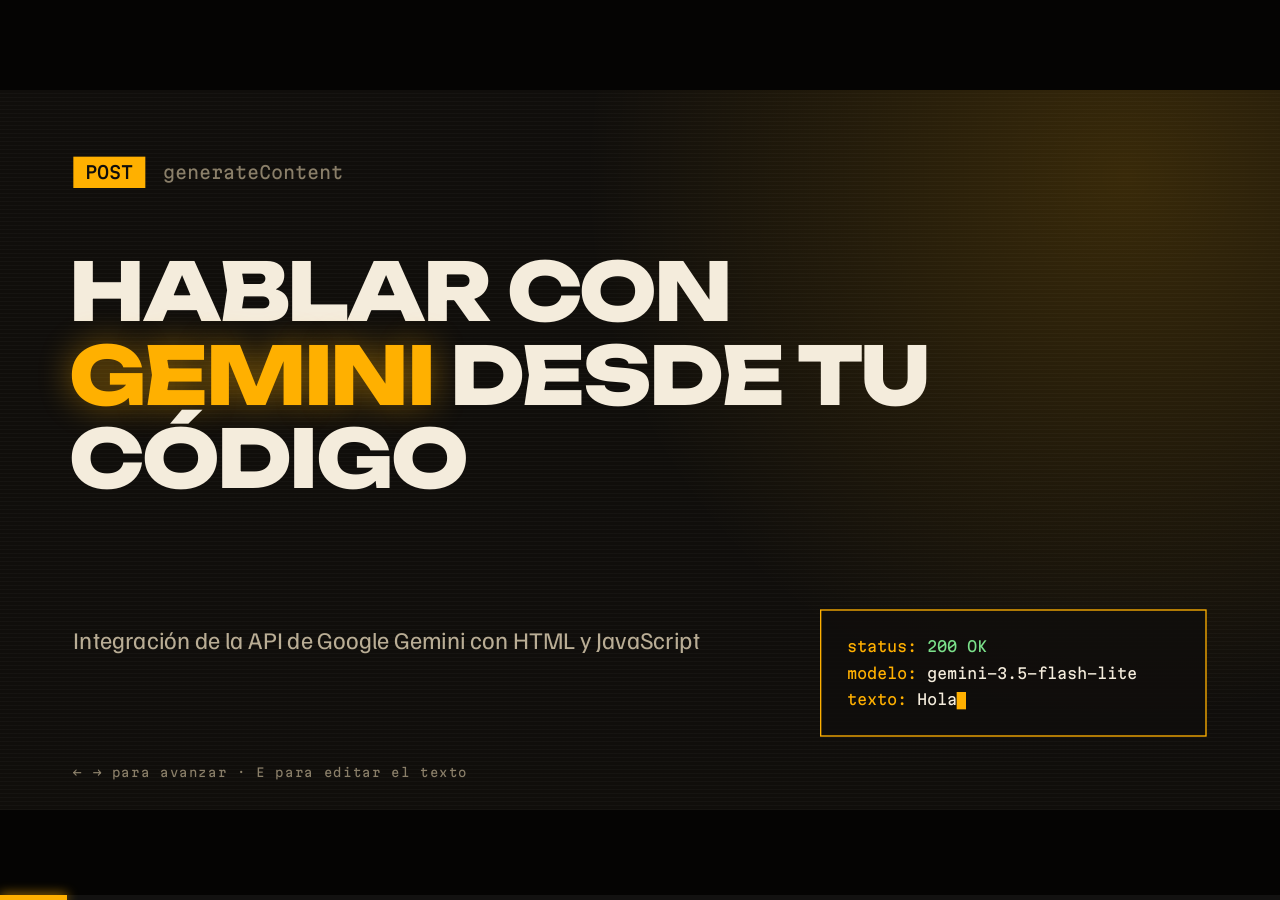
<file: Temas/Tema6-API-REST/presentacion-gemini.html>
<!DOCTYPE html>
<html lang="es">
<head>
<meta charset="UTF-8">
<meta name="viewport" content="width=device-width, initial-scale=1.0">
<title>Integración de la API de Gemini con HTML y JavaScript</title>

<!-- ===== FUENTES: Unbounded (titulares), Familjen Grotesk (texto), Martian Mono (código) ===== -->
<link rel="preconnect" href="https://fonts.googleapis.com">
<link rel="preconnect" href="https://fonts.gstatic.com" crossorigin>
<link href="https://fonts.googleapis.com/css2?family=Unbounded:wght@500;800&family=Familjen+Grotesk:wght@400;500;600&family=Martian+Mono:wdth,wght@75..112,100..800&display=swap" rel="stylesheet">

<style>
/* ===========================================
   TEMA (cambia estas variables para cambiar toda la paleta)
   =========================================== */
:root{
  --ink:#100e0b;          /* fondo principal */
  --ink-2:#0a0907;        /* paneles de código */
  --paper:#f4ecdc;        /* texto principal */
  --dim:#b9ad95;          /* texto secundario */
  --mute:#8a7f69;         /* texto apagado */
  --amber:#ffb000;        /* acento principal */
  --mint:#7be08a;         /* éxito / respuesta */
  --coral:#ff6b4a;        /* error / alerta */
  --line:rgba(244,236,220,.14);
  --stage-bg:#050403;
  --slide-bg:#100e0b;
  --font-display:'Unbounded',sans-serif;
  --font-body:'Familjen Grotesk',sans-serif;
  --font-mono:'Martian Mono',monospace;
  --ease:cubic-bezier(.16,1,.3,1);
}
*{margin:0;padding:0;box-sizing:border-box}

/* ===========================================
   BASE DEL ESCENARIO 16:9 (viewport-base.css, íntegro)
   =========================================== */
html,
body {
    width: 100%;
    height: 100%;
    margin: 0;
    overflow: hidden;
    background: var(--stage-bg, #000);
}
.deck-viewport {
    position: fixed;
    inset: 0;
    overflow: hidden;
    background: var(--stage-bg, #000);
}
.deck-stage {
    position: absolute;
    left: 0;
    top: 0;
    width: 1920px;
    height: 1080px;
    overflow: hidden;
    transform-origin: 0 0;
    background: var(--slide-bg, #fff);
}
.slide {
    position: absolute;
    inset: 0;
    width: 1920px;
    height: 1080px;
    overflow: hidden;
    display: block;
    visibility: hidden;
    opacity: 0;
    pointer-events: none;
    background: var(--slide-bg, #fff);
}
.slide.active,
.slide.visible {
    visibility: visible;
    opacity: 1;
    pointer-events: auto;
    z-index: 1;
}
img,
video,
canvas,
svg {
    max-width: 100%;
    max-height: 100%;
}
.deck-controls {
    position: fixed;
    left: 50%;
    bottom: 22px;
    transform: translateX(-50%);
    z-index: 1000;
}
@media print {
    html,
    body {
        width: 1920px;
        height: auto;
        overflow: visible;
        background: #fff;
    }
    .deck-viewport {
        position: static;
        overflow: visible;
        background: #fff;
    }
    .deck-stage {
        position: static;
        width: auto;
        height: auto;
        transform: none !important;
        background: none;
    }
    .slide {
        position: relative;
        display: block !important;
        visibility: visible !important;
        opacity: 1 !important;
        pointer-events: auto !important;
        width: 1920px;
        height: 1080px;
        break-after: page;
        page-break-after: always;
    }
    .slide:last-child {
        break-after: auto;
        page-break-after: auto;
    }
    .deck-controls {
        display: none !important;
    }
}
@media (prefers-reduced-motion: reduce) {
    *,
    *::before,
    *::after {
        animation-duration: 0.01ms !important;
        transition-duration: 0.2s !important;
    }
}

/* ===========================================
   FONDO COMÚN: brillo ámbar + líneas de barrido
   =========================================== */
.slide{font-family:var(--font-body);color:var(--paper)}
.slide::before{content:"";position:absolute;inset:0;pointer-events:none;
  background:radial-gradient(circle at 88% 12%,rgba(255,176,0,.17),transparent 42%),
             repeating-linear-gradient(0deg,rgba(255,255,255,.022) 0 2px,transparent 2px 6px)}
.slide > *{position:absolute}
.mono{font-family:var(--font-mono)}

/* ===========================================
   TEXTOS COMUNES
   =========================================== */
.eyebrow{left:110px;top:68px;font:500 21px var(--font-mono);color:var(--amber);letter-spacing:.14em;text-transform:uppercase;display:flex;align-items:center;gap:16px}
.eyebrow::before{content:"";width:14px;height:14px;background:var(--amber);box-shadow:0 0 14px var(--amber)}
.title{left:110px;top:122px;font:800 60px/1.08 var(--font-display);letter-spacing:-.03em;text-transform:uppercase}
.title em,.cover h1 em,.end h1 em{font-style:normal;color:var(--amber)}
.lead{font-size:31px;line-height:1.42;color:var(--dim)}

/* ===========================================
   ANIMACIONES DE ENTRADA (solo corren en la diapositiva activa)
   =========================================== */
.slide.active .rv{animation:rise .9s var(--ease) both;animation-delay:var(--d,0s)}
.slide.active .rv.r{animation-name:riseL}
.slide.active .rv.z{animation-name:zoomIn;animation-duration:1.1s}
@keyframes rise{from{opacity:0;transform:translateY(36px)}to{opacity:1;transform:none}}
@keyframes riseL{from{opacity:0;transform:translateX(50px)}to{opacity:1;transform:none}}
@keyframes zoomIn{from{opacity:0;transform:scale(.9) translateY(30px)}to{opacity:1;transform:none}}

/* Elementos que se revelan al avanzar (flecha derecha / espacio) */
.step{opacity:0;transform:translateX(34px);transition:opacity .55s var(--ease),transform .55s var(--ease)}
.step.on{opacity:1;transform:none}
.editing .step{opacity:1!important;transform:none!important}

/* ===========================================
   CÓDIGO: paneles, líneas y resaltado por spotlight
   =========================================== */
.panel{background:var(--ink-2);border:1px solid var(--line);border-radius:14px;padding:30px 36px;box-shadow:0 30px 80px rgba(0,0,0,.55)}
.panel .tag{position:absolute;top:10px;right:20px;font:500 15px var(--font-mono);color:var(--mute);letter-spacing:.1em;text-transform:uppercase}
.code{position:relative;font:500 26px/44px var(--font-mono);font-stretch:76%;color:var(--paper);white-space:pre;tab-size:2}
.row .frag,.chip{font-stretch:80%}
.ln{display:block;min-height:1em;transition:opacity .45s,background .45s,box-shadow .45s}
.code i{font-style:normal}
.code i.k{color:var(--coral)}
.code i.s{color:var(--mint)}
.code i.f{color:#ffd27a}
.code i.t{color:var(--amber)}
.code i.a{color:#ffd27a}
.code i.p{color:var(--mute)}
.code.has-hl .ln{opacity:.3}
.code.has-hl .ln.hl{opacity:1;background:color-mix(in srgb,var(--hlc,#ffb000) 14%,transparent);box-shadow:inset 5px 0 0 var(--hlc,#ffb000)}
/* Efecto máquina de escribir (solo bloques con clase .type) */
.slide.active .type .ln{animation:typing calc(var(--n)*16ms) steps(var(--n),end) var(--d) both,unclip .01s calc(var(--d) + var(--n)*16ms) forwards}
@keyframes typing{from{clip-path:inset(0 100% 0 0)}to{clip-path:inset(0 calc(100% - var(--w)) 0 0)}}
@keyframes unclip{to{clip-path:inset(0 0 0 0)}}

/* Filas de explicación (desgloses) */
.row{padding:14px 24px 16px;border-left:4px solid var(--line);background:rgba(255,255,255,.03);margin-bottom:14px;border-radius:0 10px 10px 0}
.row.cur{border-left-color:var(--amber);background:rgba(255,176,0,.08)}
.row .frag{display:block;font:500 19px var(--font-mono);color:var(--amber);margin-bottom:6px;white-space:nowrap;overflow:hidden;text-overflow:ellipsis}
.row p{font-size:25px;line-height:1.32;color:var(--paper)}

/* ===========================================
   PORTADA
   =========================================== */
.cover .req{left:110px;top:100px;font-size:26px;color:var(--amber);display:flex;gap:26px;align-items:center}
.cover .req b{background:var(--amber);color:var(--ink);padding:8px 18px;font-weight:500}
.cover .req span{color:var(--mute)}
.cover h1{left:104px;top:240px;width:1320px;font:800 120px/1.04 var(--font-display);letter-spacing:-.03em;text-transform:uppercase}
.cover h1 em{text-shadow:0 0 50px rgba(255,176,0,.45)}
.cover .lead{left:110px;top:800px;width:1080px;font-size:36px;line-height:1.35}
.cover .resp{right:110px;bottom:110px;width:580px;border:2px solid var(--amber);padding:34px 38px;font-size:22px;line-height:1.8;background:rgba(16,14,11,.85)}
.resp .k{color:var(--amber)}.resp .ok{color:var(--mint)}
.cur-blink{display:inline-block;width:14px;height:26px;background:var(--amber);vertical-align:middle;animation:blink 1s steps(1) infinite}
@keyframes blink{50%{opacity:0}}
.cover .hint{left:110px;bottom:46px;font-size:18px;color:var(--mute);letter-spacing:.08em}

/* ===========================================
   REPOSITORIO
   =========================================== */
.repo .title{width:820px}
.repo .lead{left:110px;top:440px;width:740px}
.repo .path{left:110px;top:760px;font:500 24px var(--font-mono);color:var(--amber);border:2px solid var(--amber);padding:14px 22px;border-radius:8px}
.repo .url{left:110px;top:850px;font:400 18px var(--font-mono);color:var(--mute);width:740px;word-break:break-all;line-height:1.5}
.window{border:2px solid rgba(255,176,0,.45);border-radius:14px;overflow:hidden;background:#0d1117;box-shadow:0 30px 80px rgba(0,0,0,.6),0 0 60px rgba(255,176,0,.12)}
.window .bar{height:38px;background:#1a1713;display:flex;gap:9px;align-items:center;padding:0 16px}
.window .bar i{width:12px;height:12px;border-radius:50%;background:var(--mute);opacity:.6}
.window img{display:block;width:100%}
.repo .window{left:920px;top:210px;width:890px}
.slide.active.repo .window{animation:zoomRepo 1.8s var(--ease) both}
@keyframes zoomRepo{from{opacity:0;transform:scale(1.18);transform-origin:20% 40%}to{opacity:1;transform:none}}

/* ===========================================
   INTERFAZ (HTML)
   =========================================== */
.html-ui .panel{left:110px;top:290px;width:960px;height:auto;padding-top:46px;padding-bottom:40px}
.html-ui .code{font-size:29px;line-height:50px}
.html-ui .cards{left:1120px;top:290px;width:690px}
.card{padding:22px 28px 24px;border-left:6px solid var(--c,#ffb000);background:rgba(255,255,255,.04);border-radius:0 12px 12px 0;margin-bottom:20px}
.card b{display:block;font:500 24px var(--font-mono);color:var(--c,#ffb000);margin-bottom:8px}
.card p{font-size:26px;line-height:1.35}
.html-ui .note{left:110px;top:890px;width:960px;font:400 20px var(--font-mono);color:var(--mute)}

/* ===========================================
   VISTA PREVIA (volteo 3D código → interfaz)
   =========================================== */
.flipwrap{left:260px;top:235px;width:1400px;height:691px;perspective:2200px}
.flipper{position:relative;width:100%;height:100%;transform-style:preserve-3d}
.slide.active .flipper{animation:flip 1.5s 2.2s cubic-bezier(.65,0,.25,1) forwards}
@keyframes flip{to{transform:rotateY(180deg)}}
.face{position:absolute;inset:0;backface-visibility:hidden;-webkit-backface-visibility:hidden;border-radius:14px;overflow:hidden}
.face.front{background:var(--ink-2);border:1px solid var(--line);display:grid;place-items:center}
.face.front .code{font-size:34px;line-height:56px}
.face.back{transform:rotateY(180deg);border:2px solid var(--amber);box-shadow:0 0 70px rgba(255,176,0,.25)}
.face.back img{display:block;width:100%;height:100%;object-fit:cover}
.preview .cap{left:0;right:0;top:965px;text-align:center;font-size:28px;color:var(--dim)}

/* ===========================================
   API KEY (secuencia de pantallas encadenadas)
   =========================================== */
.api .title{width:800px;font-size:50px}
.api .lead{left:110px;top:430px;width:700px}
.api .dots{left:110px;top:930px;display:flex;gap:14px}
.dots i{width:46px;height:8px;background:var(--line);border-radius:4px}
.dots i.on{background:var(--amber);box-shadow:0 0 12px rgba(255,176,0,.6)}
.shot{right:110px;border:2px solid rgba(255,176,0,.45);border-radius:14px;overflow:hidden;background:#000;box-shadow:0 30px 80px rgba(0,0,0,.6),0 0 60px rgba(255,176,0,.12)}
.shot img{display:block;width:100%}
.api .bigcard{right:110px;top:250px;width:880px;height:580px;border:2px solid rgba(255,176,0,.45);border-radius:14px;background:var(--ink-2);display:grid;place-items:center;overflow:hidden}
.api .bigcard::before{content:"";position:absolute;inset:0;background:repeating-linear-gradient(90deg,rgba(255,255,255,.03) 0 1px,transparent 1px 60px),repeating-linear-gradient(0deg,rgba(255,255,255,.03) 0 1px,transparent 1px 60px)}
.bigcard .btn{position:relative;width:500px;border-radius:14px;box-shadow:0 0 0 3px var(--amber),0 0 60px rgba(255,176,0,.5)}
.slide.active .bigcard .btn{animation:pulse 2s ease-in-out infinite}
@keyframes pulse{50%{box-shadow:0 0 0 10px rgba(255,176,0,.35),0 0 90px rgba(255,176,0,.7)}}

/* ===========================================
   ARQUITECTURA (POST)
   =========================================== */
.arch .node{top:285px;width:430px;height:250px;border:2px solid var(--amber);border-radius:16px;background:var(--ink-2);display:grid;place-content:center;text-align:center;gap:10px}
.arch .node b{font:800 38px var(--font-display);letter-spacing:-.02em}
.arch .node span{font:500 21px var(--font-mono);color:var(--mute)}
.arch .n1{left:110px}.arch .n2{left:1380px;border-color:var(--mint)}
.arch .lane{left:560px;width:810px;height:3px;background:repeating-linear-gradient(90deg,var(--amber) 0 18px,transparent 18px 32px)}
.arch .lane.up{top:365px}
.arch .lane.down{top:460px;background:repeating-linear-gradient(90deg,var(--mint) 0 18px,transparent 18px 32px)}
.arch .lane.up::after{content:"";position:absolute;right:-6px;top:-9px;border-left:18px solid var(--amber);border-top:10px solid transparent;border-bottom:10px solid transparent}
.arch .lane.down::before{content:"";position:absolute;left:-6px;top:-9px;border-right:18px solid var(--mint);border-top:10px solid transparent;border-bottom:10px solid transparent}
.packet{position:absolute;top:-10px;left:0;width:23px;height:23px;background:var(--amber);box-shadow:0 0 20px var(--amber)}
.lane.down .packet{background:var(--mint);box-shadow:0 0 20px var(--mint)}
.slide.active .lane.up .packet{animation:goR 2.6s linear infinite}
.slide.active .lane.down .packet{animation:goL 2.6s linear infinite}
@keyframes goR{from{left:0}to{left:calc(100% - 23px)}}
@keyframes goL{from{left:calc(100% - 23px)}to{left:0}}
.arch .lbl{left:560px;width:810px;text-align:center;font:500 22px var(--font-mono)}
.arch .lbl.up{top:300px;color:var(--amber)}
.arch .lbl.down{top:490px;color:var(--mint)}
.arch .c1,.arch .c2{top:620px;width:840px;height:290px;padding:34px 40px;border-radius:14px;border:2px solid var(--line);background:rgba(255,255,255,.035)}
.arch .c1{left:110px}.arch .c2{left:970px;border-color:var(--mint)}
.arch .c1 h3,.arch .c2 h3{font:800 46px var(--font-display);margin-bottom:18px;letter-spacing:-.02em}
.arch .c1 h3{color:var(--coral)}.arch .c2 h3{color:var(--mint)}
.arch .c1 p,.arch .c2 p{font-size:28px;line-height:1.4;color:var(--paper)}
.arch .c1 small,.arch .c2 small{display:block;margin-top:16px;font:400 18px var(--font-mono);color:var(--mute)}

/* ===========================================
   MODELOS DE RESPALDO (cascada automática)
   =========================================== */
.models .title{width:1500px}
.models .list{left:110px;top:300px;width:900px}
.mchip{position:relative;height:104px;margin-bottom:20px;border:2px solid var(--line);border-radius:12px;background:rgba(255,255,255,.035);display:flex;align-items:center;padding:0 28px;gap:24px;font:500 30px var(--font-mono)}
.mchip .ord{width:44px;height:44px;border-radius:50%;border:2px solid var(--mute);color:var(--mute);display:grid;place-items:center;font-size:21px;flex:none}
.mchip .res{margin-left:auto;font-size:22px;opacity:0}
.mchip.bad .res{color:var(--coral)}.mchip.good .res{color:var(--mint)}
.mchip.spare{opacity:.45}.mchip.spare .res{opacity:1;color:var(--mute)}
.slide.active .mchip.bad{animation:failChip .6s forwards}
.slide.active .mchip.good{animation:goodChip .6s forwards}
.slide.active .mchip .res{animation:fadeRes .5s forwards;animation-delay:inherit}
.slide.active .mchip.spare .res{animation:none}
.slide.active .m1{animation-delay:1.3s}.slide.active .m2{animation-delay:2.5s}.slide.active .m3{animation-delay:3.7s}
@keyframes failChip{to{border-color:var(--coral);background:rgba(255,107,74,.1)}}
@keyframes goodChip{to{border-color:var(--mint);background:rgba(123,224,138,.12)}}
@keyframes fadeRes{to{opacity:1}}
.models .lead{left:1110px;top:300px;width:700px}
.models .tagline{left:1110px;top:640px;width:700px;font:500 22px var(--font-mono);color:var(--amber);line-height:1.6}

/* ===========================================
   CÓDIGO COMPLETO (dos columnas)
   =========================================== */
.full .title{font-size:50px;top:112px}
.full .panel{top:240px;padding:26px 30px}
.full .code{font-size:19.5px;line-height:32px}
.full .pl{left:110px;width:860px}
.full .pr{left:980px;width:830px}

/* ===========================================
   DESGLOSES (código + filas de explicación)
   =========================================== */
.explain .title{font-size:56px}
.explain .panel{left:110px;top:300px;width:940px;height:auto}
.explain .rows{left:1090px;top:296px;width:720px}
.explain .code{font-size:26px;line-height:46px}
.explain.wide .panel{width:900px;padding:28px 30px}
.explain.wide .code{font-size:21px;line-height:33px}
.explain.wide .rows{left:1050px;width:760px;top:290px}

/* ===========================================
   DEMOSTRACIÓN EN VIVO (3 estados encadenados)
   =========================================== */
.demo .frame{left:260px;top:215px;width:1400px;height:693px;border:2px solid rgba(255,176,0,.5);border-radius:14px;overflow:hidden;background:#000;transition:box-shadow .8s,border-color .8s;box-shadow:0 30px 80px rgba(0,0,0,.6)}
.demo .frame img{position:absolute;inset:0;width:100%;height:100%;object-fit:cover;transition:opacity .7s}
.demo .frame .s2,.demo .frame .s3{opacity:0}
.demo[data-step="1"] .s2,.demo[data-step="2"] .s2,.demo[data-step="2"] .s3{opacity:1}
.demo[data-step="2"] .frame{border-color:var(--mint);box-shadow:0 0 0 4px rgba(123,224,138,.35),0 0 110px rgba(123,224,138,.5)}
.demo .chips{left:260px;top:950px;width:1400px;display:flex;gap:22px}
.demo .chip{flex:1;text-align:center;padding:14px 0;border:2px solid var(--line);border-radius:10px;font:500 19px var(--font-mono);color:var(--mute);transition:.5s;white-space:nowrap}
.demo[data-step="0"] .chip:nth-child(1),.demo[data-step="1"] .chip:nth-child(2),.demo[data-step="2"] .chip:nth-child(3){color:var(--ink);background:var(--amber);border-color:var(--amber)}
.demo[data-step="2"] .chip:nth-child(3){background:var(--mint);border-color:var(--mint)}
.demo .chip.step{transform:none}
.demo .chip.step:not(.on){opacity:.35}

/* ===========================================
   CIERRE
   =========================================== */
.end h1{left:110px;top:240px;width:1500px;font:800 100px/1.06 var(--font-display);letter-spacing:-.03em;text-transform:uppercase}
.end .eq{left:110px;top:700px;display:flex;gap:18px;align-items:center;font:500 28px var(--font-mono)}
.end .eq span{border:2px solid var(--amber);padding:14px 24px;border-radius:8px;color:var(--amber)}
.end .eq i{font-style:normal;color:var(--mute)}
.end .foot{left:110px;bottom:70px;font:400 20px var(--font-mono);color:var(--mute)}

/* ===========================================
   INTERFAZ DEL VISOR (fuera del escenario): progreso y edición
   =========================================== */
.progress{position:fixed;left:0;bottom:0;height:5px;width:100%;background:rgba(255,255,255,.06);z-index:1001}
.progress i{display:block;height:100%;width:0;background:var(--amber);box-shadow:0 0 12px var(--amber);transition:width .5s var(--ease)}
.edit-hotzone{position:fixed;top:0;left:0;width:80px;height:80px;z-index:10000;cursor:pointer}
.edit-toggle{position:fixed;top:16px;left:16px;z-index:10001;width:44px;height:44px;border-radius:50%;border:2px solid var(--amber);background:#100e0b;color:var(--amber);font-size:20px;cursor:pointer;opacity:0;pointer-events:none;transition:opacity .3s}
.edit-toggle.show,.edit-toggle.active{opacity:1;pointer-events:auto}
.editing [contenteditable="true"]{outline:1px dashed var(--amber);outline-offset:4px}
</style>
</head>

<body>
<div class="deck-viewport">
<main class="deck-stage" id="deckStage">

<!-- ================= PORTADA ================= -->
<section class="slide cover active" aria-label="Portada">
  <div class="req mono rv" style="--d:.1s"><b>POST</b><span>generateContent</span></div>
  <h1 class="rv ed" style="--d:.25s">Hablar con <em>Gemini</em> desde tu código</h1>
  <p class="lead rv ed" style="--d:.55s">Integración de la API de Google Gemini con HTML y JavaScript</p>
  <div class="resp mono rv r" style="--d:.8s"><span class="k">status:</span> <span class="ok">200 OK</span><br><span class="k">modelo:</span> gemini-3.5-flash-lite<br><span class="k">texto:</span> Hola<span class="cur-blink"></span></div>
  <div class="hint mono">← → para avanzar · E para editar el texto</div>
</section>

<!-- ================= REPOSITORIO ================= -->
<section class="slide repo" aria-label="Repositorio base">
  <div class="eyebrow rv">Punto de partida</div>
  <h2 class="title rv ed" style="--d:.1s">Todo parte de un <em>repositorio</em></h2>
  <p class="lead rv ed" style="--d:.25s">Antes de escribir una sola línea nueva, partimos de nuestra base: el código inicial ya está estructurado y versionado, con orden y trazabilidad.</p>
  <div class="path rv" style="--d:.45s">aux-sis313g1-s2 / Material2doParcial</div>
  <div class="url rv" style="--d:.55s">github.com/AlexSanderLopezOrcko/aux-sis313g1-s2/tree/main/Material2doParcial</div>
  <div class="window"><div class="bar"><i></i><i></i><i></i></div><img src="assets/captura-01.png" alt="Repositorio aux-sis313g1-s2 en GitHub con la carpeta Material2doParcial resaltada"></div>
</section>

<!-- ================= INTERFAZ HTML ================= -->
<section class="slide html-ui" aria-label="Construcción de la interfaz">
  <div class="eyebrow rv">Interfaz</div>
  <h2 class="title rv ed" style="--d:.1s">Construimos la <em>interfaz</em></h2>
  <div class="panel rv" style="--d:.2s"><span class="tag">HTML</span><pre class="code type" data-src="html"></pre></div>
  <div class="cards">
    <div class="card step" style="--c:#ffb000" data-hl="1,9" data-color="#ffb000"><b>&lt;section&gt;</b><p class="ed">Agrupa toda la interfaz de chat para darle estilos de posición y tamaño.</p></div>
    <div class="card step" style="--c:#7be08a" data-hl="2" data-color="#7be08a"><b>&lt;div id="recuadro"&gt;</b><p class="ed">El lienzo en blanco: con su id, JavaScript lo encuentra e inserta ahí la respuesta de Gemini.</p></div>
    <div class="card step" style="--c:#ff6b4a" data-hl="3-8" data-color="#ff6b4a"><b>&lt;input id="entrada"&gt;</b><p class="ed">El campo donde el usuario escribe su pregunta; su id lo conecta con el detector de teclas.</p></div>
  </div>
  <div class="note rv" style="--d:3.6s">→ avanza para iluminar cada etiqueta</div>
</section>

<!-- ================= VISTA PREVIA ================= -->
<section class="slide preview" aria-label="Vista previa de la interfaz">
  <div class="eyebrow rv">Vista previa</div>
  <h2 class="title rv ed" style="--d:.1s">Así luce en el <em>navegador</em></h2>
  <div class="flipwrap rv z" style="--d:.2s">
    <div class="flipper">
      <div class="face front"><pre class="code" data-src="html"></pre></div>
      <div class="face back"><img src="assets/captura-02.png" alt="Interfaz renderizada: recuadro vacío con borde verde y campo de entrada"></div>
    </div>
  </div>
  <div class="cap ed rv" style="--d:.6s">Una interfaz limpia, con estética de circuito digital, lista para cobrar vida con JavaScript.</div>
</section>

<!-- ================= API KEY (6 pantallas encadenadas) ================= -->
<section class="slide api" aria-label="API Key: búsqueda">
  <div class="eyebrow rv">Credencial</div>
  <h2 class="title rv ed" style="--d:.1s">Busca <em>Google AI Studio</em></h2>
  <p class="lead rv ed" style="--d:.25s">Para que nuestra página pueda hablar con los servidores de Google necesitamos una credencial única y gratuita: la API Key. Todo empieza en «Get a Gemini API Key».</p>
  <div class="dots" data-k="1"></div>
  <div class="shot rv z" style="--d:.2s;top:205px;width:880px"><img src="assets/captura-03.png" alt="Búsqueda de google ai studio con la opción Get a Gemini API Key resaltada"></div>
</section>

<section class="slide api" aria-label="API Key: documentación">
  <div class="eyebrow rv">Credencial</div>
  <h2 class="title rv ed" style="--d:.1s">Abre la <em>documentación</em> de claves</h2>
  <p class="lead rv ed" style="--d:.25s">En el panel de documentación, haz clic en «Create or view a Gemini API Key».</p>
  <div class="dots" data-k="2"></div>
  <div class="shot rv z" style="--d:.2s;top:286px;width:920px"><img src="assets/captura-04.png" alt="Documentación de Google AI Studio con el botón Create or view a Gemini API Key resaltado"></div>
</section>

<section class="slide api" aria-label="API Key: crear clave">
  <div class="eyebrow rv">Credencial</div>
  <h2 class="title rv ed" style="--d:.1s">Crea una <em>clave</em> de API</h2>
  <p class="lead rv ed" style="--d:.25s">Aquí está la opción para generar una nueva credencial: el botón «Crear clave de API».</p>
  <div class="dots" data-k="3"></div>
  <div class="bigcard rv z" style="--d:.2s"><img class="btn" src="assets/captura-05.png" alt="Botón Crear clave de API"></div>
</section>

<section class="slide api" aria-label="API Key: nombre y proyecto">
  <div class="eyebrow rv">Credencial</div>
  <h2 class="title rv ed" style="--d:.1s">Nombra tu <em>clave</em></h2>
  <p class="lead rv ed" style="--d:.25s">En el modal «Crea una clave nueva» asigna un nombre, elige el proyecto y confirma con «Crear clave».</p>
  <div class="dots" data-k="4"></div>
  <div class="shot rv z" style="--d:.2s;top:295px;width:860px"><img src="assets/captura-06.png" alt="Modal Crea una clave nueva con el botón Crear clave resaltado"></div>
</section>

<section class="slide api" aria-label="API Key: copiar">
  <div class="eyebrow rv">Credencial</div>
  <h2 class="title rv ed" style="--d:.1s">Copia la <em>clave</em></h2>
  <p class="lead rv ed" style="--d:.25s">En «Detalles de la clave de API» (aquí oculta por seguridad) haz clic en «Copiar clave». Nunca la compartas.</p>
  <div class="dots" data-k="5"></div>
  <div class="shot rv z" style="--d:.2s;top:215px;width:681px"><img src="assets/captura-07.png" alt="Detalles de la clave de API con la clave oculta y el botón Copiar clave resaltado"></div>
</section>

<section class="slide api" aria-label="API Key: pegar en el código">
  <div class="eyebrow rv">Credencial</div>
  <h2 class="title rv ed" style="--d:.1s">Pégala en tu <em>código</em></h2>
  <p class="lead rv ed" style="--d:.25s">La credencial se integra directamente en la constante <span class="mono" style="color:var(--amber);font-size:27px">API_KEY</span> del editor, y tu página ya tiene permiso para hablar con Google.</p>
  <div class="dots" data-k="6"></div>
  <div class="shot rv z" style="--d:.2s;top:320px;width:900px"><img src="assets/captura-08.png" alt="Editor de código con la constante API_KEY"></div>
</section>

<!-- ================= ARQUITECTURA ================= -->
<section class="slide arch" aria-label="Arquitectura de comunicación">
  <div class="eyebrow rv">Comunicación</div>
  <h2 class="title rv ed" style="--d:.1s">Cómo viajan los <em>datos</em></h2>
  <div class="node n1 rv" style="--d:.2s"><b>Navegador</b><span>HTML + JavaScript</span></div>
  <div class="node n2 rv r" style="--d:.3s"><b>Gemini</b><span>Nube de Google</span></div>
  <div class="lbl up mono rv" style="--d:.5s">Petición POST · Headers + API Key · Body JSON</div>
  <div class="lane up rv" style="--d:.5s"><div class="packet"></div></div>
  <div class="lane down rv" style="--d:.7s"><div class="packet"></div></div>
  <div class="lbl down mono rv" style="--d:.7s">Respuesta JSON</div>
  <div class="c1 step"><h3>GET</h3><p class="ed">Pide información enviando datos visibles en la URL, y con límite de tamaño.</p><small>No sirve para nuestro caso</small></div>
  <div class="c2 step"><h3>POST</h3><p class="ed">Envía un paquete privado: cabeceras con la API Key y un cuerpo en JSON con la pregunta del usuario.</p><small>Lo que usamos con fetch</small></div>
</section>

<!-- ================= MODELOS ================= -->
<section class="slide models" aria-label="Estrategia de respaldo">
  <div class="eyebrow rv">Respaldo automático</div>
  <h2 class="title rv ed" style="--d:.1s">Un plan B que <em>nadie nota</em></h2>
  <div class="list rv" style="--d:.25s">
    <div class="mchip bad m1"><span class="ord">1</span>gemini-3.5-flash-lite<span class="res">✕ saturado</span></div>
    <div class="mchip bad m2"><span class="ord">2</span>gemini-flash-lite-latest<span class="res">✕ falla</span></div>
    <div class="mchip good m3"><span class="ord">3</span>gemini-3.5-flash<span class="res">✓ responde</span></div>
    <div class="mchip spare"><span class="ord">4</span>gemini-flash-latest<span class="res">de reserva</span></div>
  </div>
  <p class="lead rv r ed" style="--d:.5s">No dependemos de un solo modelo. Definimos un arreglo ordenado: si el primero está saturado o falla, el sistema salta automáticamente al siguiente sin que el usuario note cortes.</p>
  <div class="tagline rv r" style="--d:.8s">primero los rápidos (lite),<br>después los estándar como respaldo</div>
</section>

<!-- ================= CÓDIGO COMPLETO ================= -->
<section class="slide full" aria-label="Código JavaScript completo">
  <div class="eyebrow rv">Código completo</div>
  <h2 class="title rv ed" style="--d:.1s">Todo el JavaScript, <em>limpio</em></h2>
  <div class="panel pl rv" style="--d:.25s"><span class="tag">JavaScript</span><pre class="code" data-src="js" data-range="1-23"></pre></div>
  <div class="panel pr rv" style="--d:.4s"><pre class="code" data-src="js" data-range="24-46"></pre></div>
</section>

<!-- ================= DESGLOSE A ================= -->
<section class="slide explain" aria-label="Desglose: configuración y DOM">
  <div class="eyebrow rv">Desglose · configuración</div>
  <h2 class="title rv ed" style="--d:.1s">Configuración y <em>DOM</em></h2>
  <div class="panel rv" style="--d:.2s"><pre class="code" data-src="js" data-range="1-9"></pre></div>
  <div class="rows">
    <div class="row step" data-hl="1" data-color="#ffb000"><code class="frag">const API_KEY = "...";</code><p class="ed">Guarda la llave secreta en una constante para que no pueda modificarse por accidente.</p></div>
    <div class="row step" data-hl="2-7" data-color="#7be08a"><code class="frag">const MODELOS = [ ... ];</code><p class="ed">Una lista ordenada con los 4 modelos: primero los más rápidos (lite) y, de respaldo, los estándar.</p></div>
    <div class="row step" data-hl="8-9" data-color="#ff6b4a"><code class="frag">document.getElementById("…")</code><p class="ed">Busca en el HTML los elementos con esos id y los guarda en variables, para leer lo que se escribe y mostrar la respuesta.</p></div>
  </div>
</section>

<!-- ================= DESGLOSE B ================= -->
<section class="slide explain" aria-label="Desglose: eventos y validación">
  <div class="eyebrow rv">Desglose · eventos</div>
  <h2 class="title rv ed" style="--d:.1s">Eventos y <em>validación</em></h2>
  <div class="panel rv" style="--d:.2s"><pre class="code" data-src="js" data-range="11-16"></pre></div>
  <div class="rows">
    <div class="row step" data-hl="11" data-color="#ffb000"><code class="frag">addEventListener("keydown", async …)</code><p class="ed">Escucha el teclado sobre el input. async permite pedir datos a internet sin congelar la página.</p></div>
    <div class="row step" data-hl="12" data-color="#7be08a"><code class="frag">if (event.key !== "Enter") return;</code><p class="ed">Si no es Enter, se detiene: solo actuamos cuando el usuario confirma.</p></div>
    <div class="row step" data-hl="13" data-color="#ff6b4a"><code class="frag">entrada.value.trim()</code><p class="ed">Captura el texto y elimina los espacios sobrantes al inicio y al final.</p></div>
    <div class="row step" data-hl="14" data-color="#ffb000"><code class="frag">if (pregunta === "") return;</code><p class="ed">Evita gastar peticiones si la caja está vacía.</p></div>
    <div class="row step" data-hl="15-16" data-color="#7be08a"><code class="frag">recuadro.textContent = "Pensando...";</code><p class="ed">Limpia la caja y muestra «Pensando...» mientras la solicitud está en proceso.</p></div>
  </div>
</section>

<!-- ================= DESGLOSE C1 ================= -->
<section class="slide explain wide" aria-label="Desglose: bucle y petición">
  <div class="eyebrow rv">Desglose · petición</div>
  <h2 class="title rv ed" style="--d:.1s">Bucle y <em>fetch</em> POST</h2>
  <div class="panel rv" style="--d:.2s"><pre class="code" data-src="js" data-range="18-33" data-dedent="2"></pre></div>
  <div class="rows">
    <div class="row step" data-hl="18-19" data-color="#ffb000"><code class="frag">for (const modelo of MODELOS) { try {</code><p class="ed">Recorre los modelos uno por uno; try/catch protege el programa si falla la red.</p></div>
    <div class="row step" data-hl="20-23" data-color="#7be08a"><code class="frag">const url = ".../models/" + modelo + …</code><p class="ed">Construye la dirección de la API insertando el nombre del modelo en turno.</p></div>
    <div class="row step" data-hl="24-25,33" data-color="#ff6b4a"><code class="frag">await fetch(url, { method: "POST", … })</code><p class="ed">Envía la petición y espera (await) la respuesta de Google antes de continuar.</p></div>
    <div class="row step" data-hl="26-32" data-color="#ffb000"><code class="frag">headers: { … }  body: JSON.stringify(…)</code><p class="ed">Las cabeceras avisan que enviamos JSON y adjuntan la API Key; el cuerpo empaqueta la pregunta como exige Gemini.</p></div>
  </div>
</section>

<!-- ================= DESGLOSE C2 ================= -->
<section class="slide explain wide" aria-label="Desglose: respuesta">
  <div class="eyebrow rv">Desglose · respuesta</div>
  <h2 class="title rv ed" style="--d:.1s">De la respuesta al <em>recuadro</em></h2>
  <div class="panel rv" style="--d:.2s"><pre class="code" data-src="js" data-range="34-46"></pre></div>
  <div class="rows">
    <div class="row step" data-hl="34" data-color="#ffb000"><code class="frag">await respuesta.json()</code><p class="ed">Convierte la respuesta cruda del servidor en un objeto de JavaScript que podemos manipular.</p></div>
    <div class="row step" data-hl="35-36" data-color="#7be08a"><code class="frag">if (respuesta.ok) { … candidates[0] … }</code><p class="ed">Si la petición fue exitosa (HTTP 200), recorre el árbol de la respuesta hasta extraer el texto generado.</p></div>
    <div class="row step" data-hl="37-38" data-color="#ff6b4a"><code class="frag">replaceAll("**", "")  return;</code><p class="ed">Quita los asteriscos de Markdown, muestra el texto limpio y sale para no probar más modelos.</p></div>
    <div class="row step" data-hl="39-45" data-color="#ffb000"><code class="frag">catch (error) { ultimoError = … }</code><p class="ed">Si un modelo o la red fallan, se guarda el motivo y el bucle sigue con el siguiente; si todos fallan, se muestra el error.</p></div>
  </div>
</section>

<!-- ================= DEMOSTRACIÓN ================= -->
<section class="slide demo" aria-label="Demostración en vivo" data-step="0">
  <div class="eyebrow rv">En vivo</div>
  <h2 class="title rv ed" style="--d:.1s">Y <em>funciona</em></h2>
  <div class="frame rv z" style="--d:.2s">
    <img class="s1" src="assets/captura-09.png" alt="El usuario escribe «que es la ciberseguridad» en el campo de entrada">
    <img class="s2" src="assets/captura-10.png" alt="El campo se limpia y el recuadro muestra Pensando...">
    <img class="s3" src="assets/captura-11.png" alt="Gemini responde con contenido estructurado dentro del recuadro">
  </div>
  <div class="chips rv" style="--d:.5s">
    <div class="chip">El usuario escribe la consulta</div>
    <div class="chip step">Enter: se limpia y «Pensando...»</div>
    <div class="chip step">Gemini responde en el recuadro</div>
  </div>
</section>

<!-- ================= CIERRE ================= -->
<section class="slide end" aria-label="Cierre">
  <div class="eyebrow rv">Todo conectado</div>
  <h1 class="rv ed" style="--d:.15s">Tu página ya conversa con <em>Gemini</em></h1>
  <div class="eq rv" style="--d:.5s"><span>HTML</span><i>+</i><span>API Key</span><i>+</i><span>fetch POST</span><i>+</i><span>Modelos de respaldo</span></div>
  <div class="foot rv" style="--d:.8s">aux-sis313g1-s2 · Material2doParcial</div>
</section>

</main>
</div>

<div class="progress"><i id="bar"></i></div>
<div class="edit-hotzone"></div>
<button class="edit-toggle" id="editToggle" title="Modo edición (E)">✏️</button>

<script>
/* ===========================================
   CÓDIGO MOSTRADO EN PANTALLA (sin comentarios)
   Los números de línea se usan para el resaltado spotlight.
   =========================================== */
const CODE = {
html: `<section class="zona-escritura">
  <div class="recuadro" id="recuadro"></div>
  <input
    class="entrada"
    id="entrada"
    type="text"
    placeholder="Escribe aquí y presiona Enter..."
  />
</section>`,
js: `const API_KEY = "TU_API_KEY_AQUI";
const MODELOS = [
  "gemini-3.5-flash-lite",
  "gemini-flash-lite-latest",
  "gemini-3.5-flash",
  "gemini-flash-latest",
];
const recuadro = document.getElementById("recuadro");
const entrada = document.getElementById("entrada");

entrada.addEventListener("keydown", async (event) => {
  if (event.key !== "Enter") return;
  const pregunta = entrada.value.trim();
  if (pregunta === "") return;
  entrada.value = "";
  recuadro.textContent = "Pensando...";
  let ultimoError = "";
  for (const modelo of MODELOS) {
    try {
      const url =
        "https://generativelanguage.googleapis.com/v1beta/models/" +
        modelo +
        ":generateContent";
      const respuesta = await fetch(url, {
        method: "POST",
        headers: {
          "Content-Type": "application/json",
          "x-goog-api-key": API_KEY,
        },
        body: JSON.stringify({
          contents: [{ parts: [{ text: pregunta }] }],
        }),
      });
      const datos = await respuesta.json();
      if (respuesta.ok) {
        const texto = datos.candidates[0].content.parts[0].text;
        recuadro.textContent = texto.replaceAll("**", "");
        return;
      }
      ultimoError = datos.error.message;
    } catch (error) {
      ultimoError = "No se pudo conectar con Gemini.";
    }
  }
  recuadro.textContent = "Error: " + ultimoError;
});`
};

/* ===========================================
   RESALTADO DE SINTAXIS (mínimo, sin librerías)
   =========================================== */
const esc = s => s.replace(/&/g,'&amp;').replace(/</g,'&lt;').replace(/>/g,'&gt;');
const hlJS = l => esc(l).replace(/("[^"]*")|\b(const|let|if|for|of|try|catch|return|await|async)\b|(\b[A-Za-z_$][\w$]*)(?=\()|(=&gt;)/g,
  (m,s,k,f,a) => s ? `<i class="s">${s}</i>` : k ? `<i class="k">${k}</i>` : f ? `<i class="f">${f}</i>` : `<i class="k">${a}</i>`);
const hlHTML = l => esc(l).replace(/(&lt;\/?)([\w-]+)|("[^"]*")|([\w-]+)(=)|(\/?&gt;)/g,
  (m,a,b,s,at,eq,e) => b ? `<i class="p">${a}</i><i class="t">${b}</i>` : s ? `<i class="s">${s}</i>` : at ? `<i class="a">${at}</i><i class="p">${eq}</i>` : `<i class="p">${e}</i>`);

/* Dibuja cada <pre class="code"> a partir de CODE (rango de líneas + sangría opcional) */
document.querySelectorAll('pre.code').forEach(pre => {
  const src = CODE[pre.dataset.src].split('\n');
  const [a, b] = (pre.dataset.range || `1-${src.length}`).split('-').map(Number);
  const re = new RegExp('^ {0,' + (+pre.dataset.dedent || 0) + '}');
  const hl = pre.dataset.src === 'html' ? hlHTML : hlJS;
  let out = '', delay = 0.45;
  for (let n = a; n <= b; n++) {
    const raw = src[n-1].replace(re, ''), len = Math.max(raw.length, 1);
    out += `<span class="ln" data-n="${n}" style="--w:${len}ch;--n:${len};--d:${delay.toFixed(2)}s">${raw ? hl(raw) : ' '}</span>`;
    delay += len * 0.016 + 0.08;
  }
  pre.innerHTML = out;
});

/* Indicadores de puntos (secuencia de la API Key) */
document.querySelectorAll('.dots').forEach(d => {
  d.innerHTML = Array.from({length: 6}, (_, i) => `<i class="${i < +d.dataset.k ? 'on' : ''}"></i>`).join('');
});

/* ===========================================
   CONTROLADOR DE LA PRESENTACIÓN
   Avanza por "pasos" internos (elementos .step) antes de cambiar de diapositiva.
   =========================================== */
class SlidePresentation {
  constructor() {
    this.slides = [...document.querySelectorAll('.slide')];
    this.stage = document.getElementById('deckStage');
    this.bar = document.getElementById('bar');
    this.i = 0; this.step = 0; this.lastWheel = 0;
    this.setupScale(); this.setupInput();
    const m = location.hash.match(/^#(\d+)(?:\.(\d+))?/);
    this.show(m ? +m[1] : 0, m && m[2] !== undefined ? +m[2] : 0);
  }
  setupScale() {
    const fit = () => {
      const f = Math.min(innerWidth / 1920, innerHeight / 1080);
      this.stage.style.transform = `translate(${(innerWidth - 1920*f)/2}px, ${(innerHeight - 1080*f)/2}px) scale(${f})`;
    };
    fit(); addEventListener('resize', fit);
  }
  setupInput() {
    addEventListener('keydown', e => {
      if (e.target.isContentEditable) return;
      if (['ArrowRight','ArrowDown','PageDown',' ','Enter'].includes(e.key)) { e.preventDefault(); this.next(); }
      else if (['ArrowLeft','ArrowUp','PageUp','Backspace'].includes(e.key)) { e.preventDefault(); this.prev(); }
      else if (e.key === 'Home') this.show(0);
      else if (e.key === 'End') this.show(this.slides.length - 1);
    });
    addEventListener('wheel', e => {
      const t = Date.now(); if (t - this.lastWheel < 650 || Math.abs(e.deltaY) < 20) return;
      this.lastWheel = t; e.deltaY > 0 ? this.next() : this.prev();
    }, {passive: true});
    let x0 = null, y0 = null;
    addEventListener('touchstart', e => { x0 = e.touches[0].clientX; y0 = e.touches[0].clientY; }, {passive: true});
    addEventListener('touchend', e => {
      if (x0 === null) return;
      const dx = e.changedTouches[0].clientX - x0, dy = e.changedTouches[0].clientY - y0;
      if (Math.abs(dx) > 50 && Math.abs(dx) > Math.abs(dy)) dx < 0 ? this.next() : this.prev();
      x0 = null;
    });
  }
  get cur() { return this.slides[this.i]; }
  stepsOf(s) { return [...s.querySelectorAll('.step')]; }
  show(i, step = 0) {
    this.i = Math.max(0, Math.min(i, this.slides.length - 1));
    this.slides.forEach((s, k) => { s.classList.toggle('active', k === this.i); s.classList.toggle('visible', k === this.i); });
    this.step = Math.min(step, this.stepsOf(this.cur).length);
    this.applyStep();
    this.bar.style.width = ((this.i + 1) / this.slides.length * 100) + '%';
  }
  applyStep() {
    const s = this.cur, steps = this.stepsOf(s);
    steps.forEach((el, k) => { el.classList.toggle('on', k < this.step); el.classList.toggle('cur', k === this.step - 1); });
    s.dataset.step = this.step;
    const code = s.querySelector('.panel .code');
    if (code) {
      code.querySelectorAll('.ln').forEach(l => l.classList.remove('hl'));
      const last = steps[this.step - 1];
      if (last && last.dataset.hl) {
        const want = new Set();
        last.dataset.hl.split(',').forEach(r => { const [a, b = a] = r.split('-').map(Number); for (let n = a; n <= b; n++) want.add(n); });
        code.querySelectorAll('.ln').forEach(l => l.classList.toggle('hl', want.has(+l.dataset.n)));
        code.style.setProperty('--hlc', last.dataset.color || '#ffb000');
        code.classList.add('has-hl');
      } else code.classList.remove('has-hl');
    }
  }
  next() {
    if (this.step < this.stepsOf(this.cur).length) { this.step++; this.applyStep(); }
    else if (this.i < this.slides.length - 1) this.show(this.i + 1);
  }
  prev() {
    if (this.step > 0) { this.step--; this.applyStep(); }
    else if (this.i > 0) this.show(this.i - 1, 99);
  }
}
const deck = new SlidePresentation();

/* ===========================================
   EDICIÓN EN EL NAVEGADOR
   Pasa el ratón por la esquina superior izquierda (o pulsa E),
   edita cualquier texto y guarda con Ctrl+S (descarga el HTML).
   =========================================== */
const editor = {
  isActive: false,
  toggleEditMode() {
    this.isActive = !this.isActive;
    document.body.classList.toggle('editing', this.isActive);
    document.getElementById('editToggle').classList.toggle('active', this.isActive);
    document.querySelectorAll('.ed').forEach(el => el.contentEditable = this.isActive);
  },
  save() {
    const c = document.documentElement.cloneNode(true);
    c.querySelectorAll('[contenteditable]').forEach(e => e.removeAttribute('contenteditable'));
    c.querySelector('body').classList.remove('editing');
    const a = document.createElement('a');
    a.href = URL.createObjectURL(new Blob(['<!DOCTYPE html>\n' + c.outerHTML], {type: 'text/html'}));
    a.download = 'presentacion-gemini.html'; a.click(); URL.revokeObjectURL(a.href);
  }
};
const hot = document.querySelector('.edit-hotzone'), tog = document.getElementById('editToggle');
let hideT = null;
const hide = () => hideT = setTimeout(() => { if (!editor.isActive) tog.classList.remove('show'); }, 400);
hot.addEventListener('mouseenter', () => { clearTimeout(hideT); tog.classList.add('show'); });
hot.addEventListener('mouseleave', hide);
tog.addEventListener('mouseenter', () => clearTimeout(hideT));
tog.addEventListener('mouseleave', hide);
tog.addEventListener('click', () => editor.toggleEditMode());
hot.addEventListener('click', () => editor.toggleEditMode());
addEventListener('keydown', e => {
  if ((e.key === 'e' || e.key === 'E') && !e.target.isContentEditable && !e.ctrlKey && !e.metaKey) editor.toggleEditMode();
  if ((e.ctrlKey || e.metaKey) && e.key.toLowerCase() === 's') { e.preventDefault(); editor.save(); }
});
</script>
</body>
</html>
</file>
<file: ProyectoApiRest/styles.css>
* {
  margin: 0;
  padding: 0;
  box-sizing: border-box;
}

body {
  font-family: Arial, sans-serif;
  background-color: #f2f2f2;
  color: #333;
}

.header {
  background-color: #2c3e50;
  color: white;
  padding: 15px 30px;
  display: flex;
  justify-content: space-between;
  align-items: center;
  flex-wrap: wrap;
}

.header nav a {
  color: white;
  text-decoration: none;
  margin-left: 20px;
}

.header nav a:hover {
  text-decoration: underline;
}

.contenedor {
  max-width: 900px;
  margin: 20px auto;
  padding: 0 15px;
}

.seccion {
  background-color: white;
  padding: 20px;
  margin-bottom: 20px;
  border-radius: 6px;
  border: 1px solid #ddd;
}

.seccion h2 {
  margin-bottom: 15px;
  color: #2c3e50;
}

input,
select {
  width: 100%;
  padding: 8px;
  margin-bottom: 10px;
  border: 1px solid #ccc;
  border-radius: 4px;
}

label {
  display: block;
  margin-bottom: 5px;
  font-weight: bold;
}

button {
  background-color: #3498db;
  color: white;
  border: none;
  padding: 8px 15px;
  border-radius: 4px;
  cursor: pointer;
}

button:hover {
  background-color: #2980b9;
}

.form-buscar {
  display: flex;
  gap: 10px;
  margin-bottom: 20px;
}

.form-buscar input {
  margin-bottom: 0;
}

.subtitulo {
  margin: 25px 0 15px;
  color: #2c3e50;
}

.lista-libros {
  display: grid;
  grid-template-columns: repeat(auto-fill, minmax(220px, 1fr));
  gap: 15px;
}

.libro {
  border: 1px solid #ddd;
  border-radius: 6px;
  padding: 15px;
  background-color: #fafafa;
}

.portada {
  width: 100%;
  height: 260px;
  object-fit: cover;
  border-radius: 4px;
  margin-bottom: 10px;
  background-color: #ddd;
}

.libro h3 {
  margin-bottom: 10px;
  color: #2c3e50;
}

.libro p {
  margin-bottom: 5px;
  font-size: 14px;
}

.acciones {
  margin-top: 10px;
  display: flex;
  gap: 8px;
}

.btn-eliminar {
  background-color: #e74c3c;
}

.btn-eliminar:hover {
  background-color: #c0392b;
}

.footer {
  text-align: center;
  padding: 15px;
  background-color: #2c3e50;
  color: white;
  margin-top: 20px;
}

.lista-librosAutores {
  padding: 0px 0px 0px 15px;
}

table {
  border-collapse: collapse;
  width: 100%;
}
</file>
